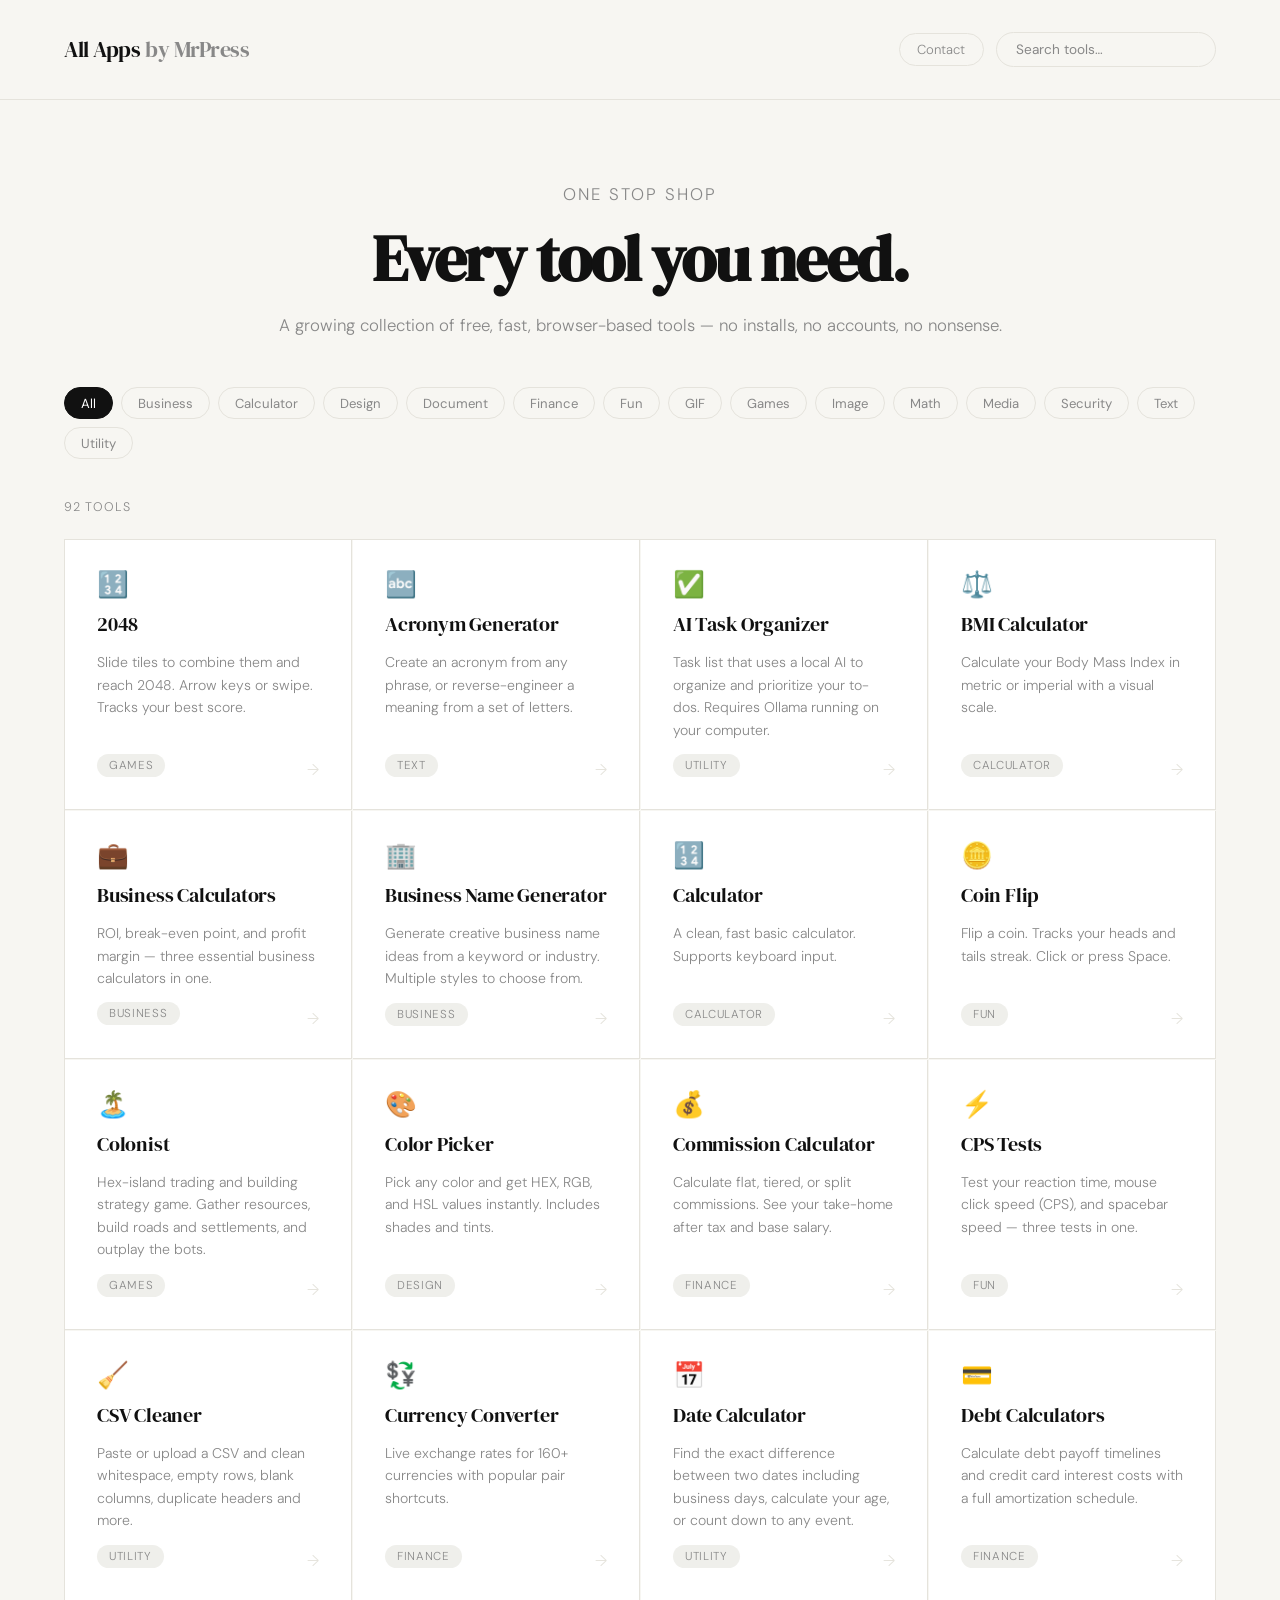
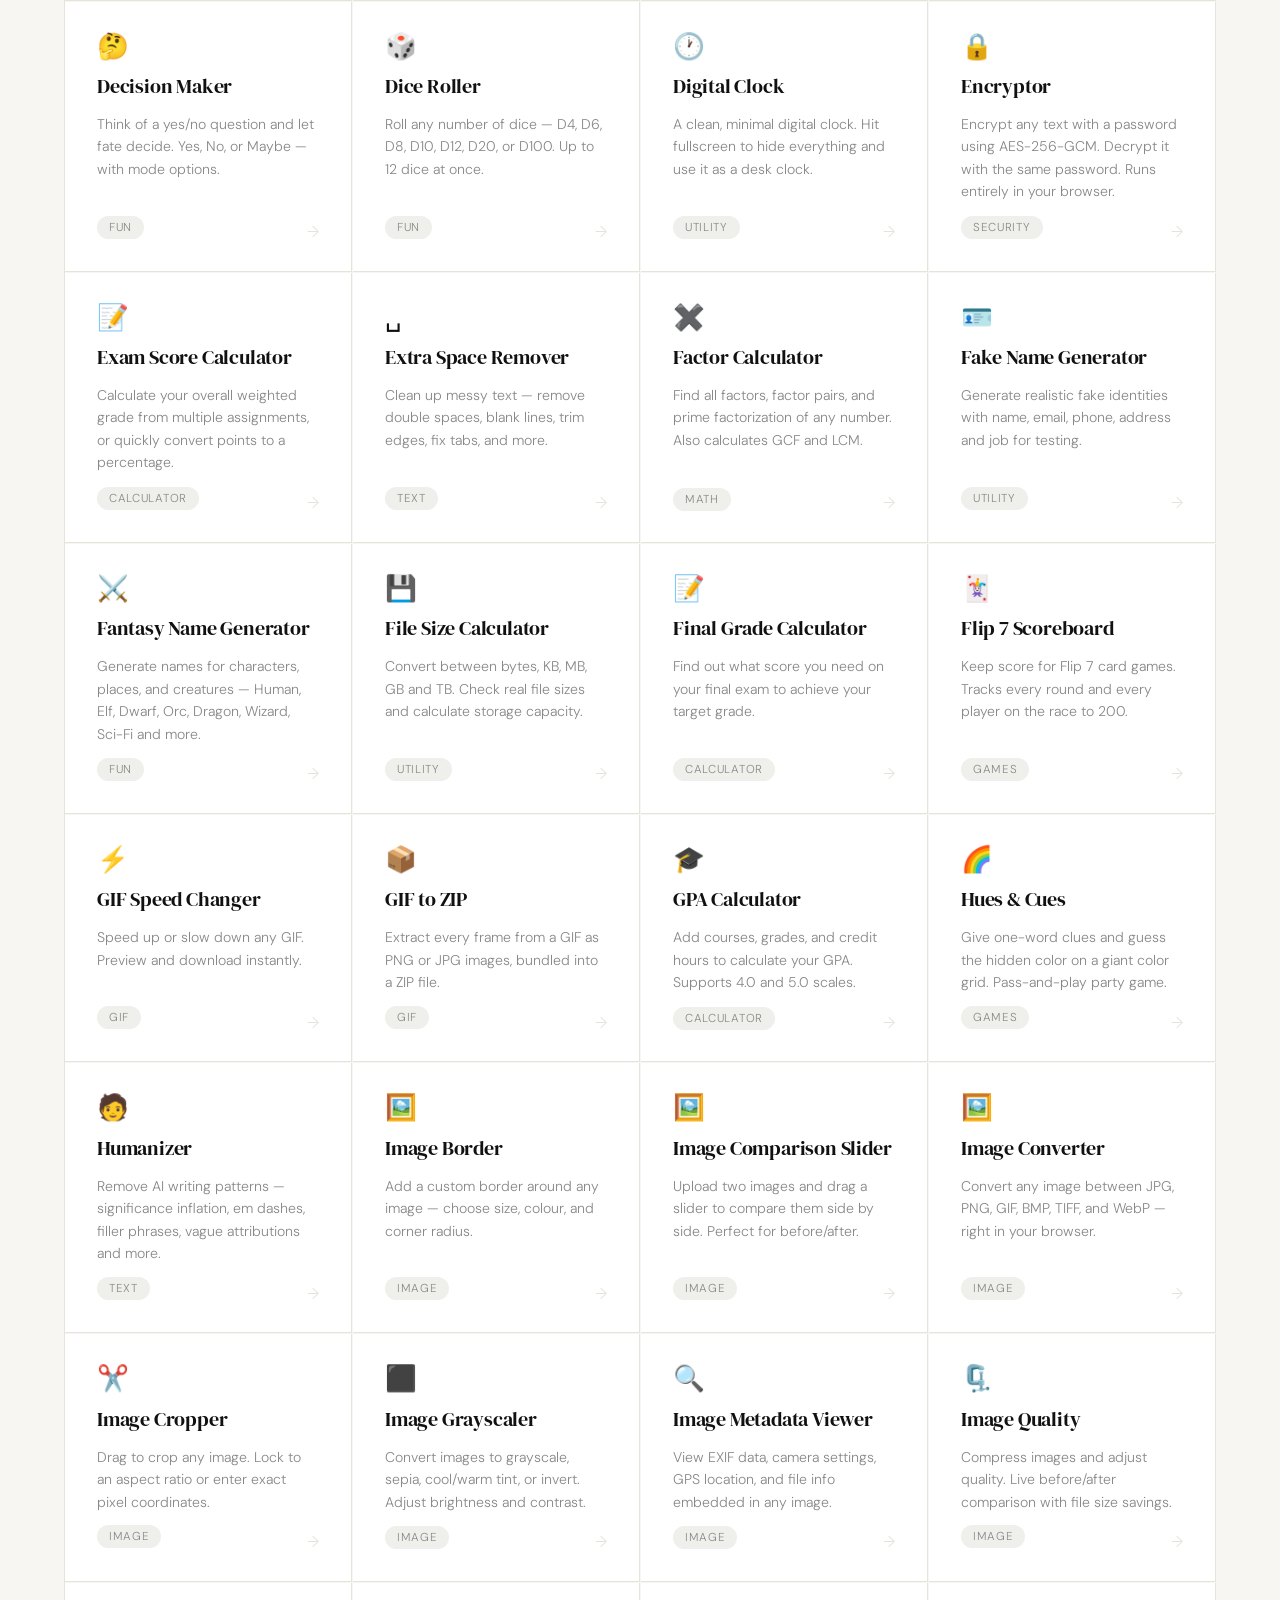
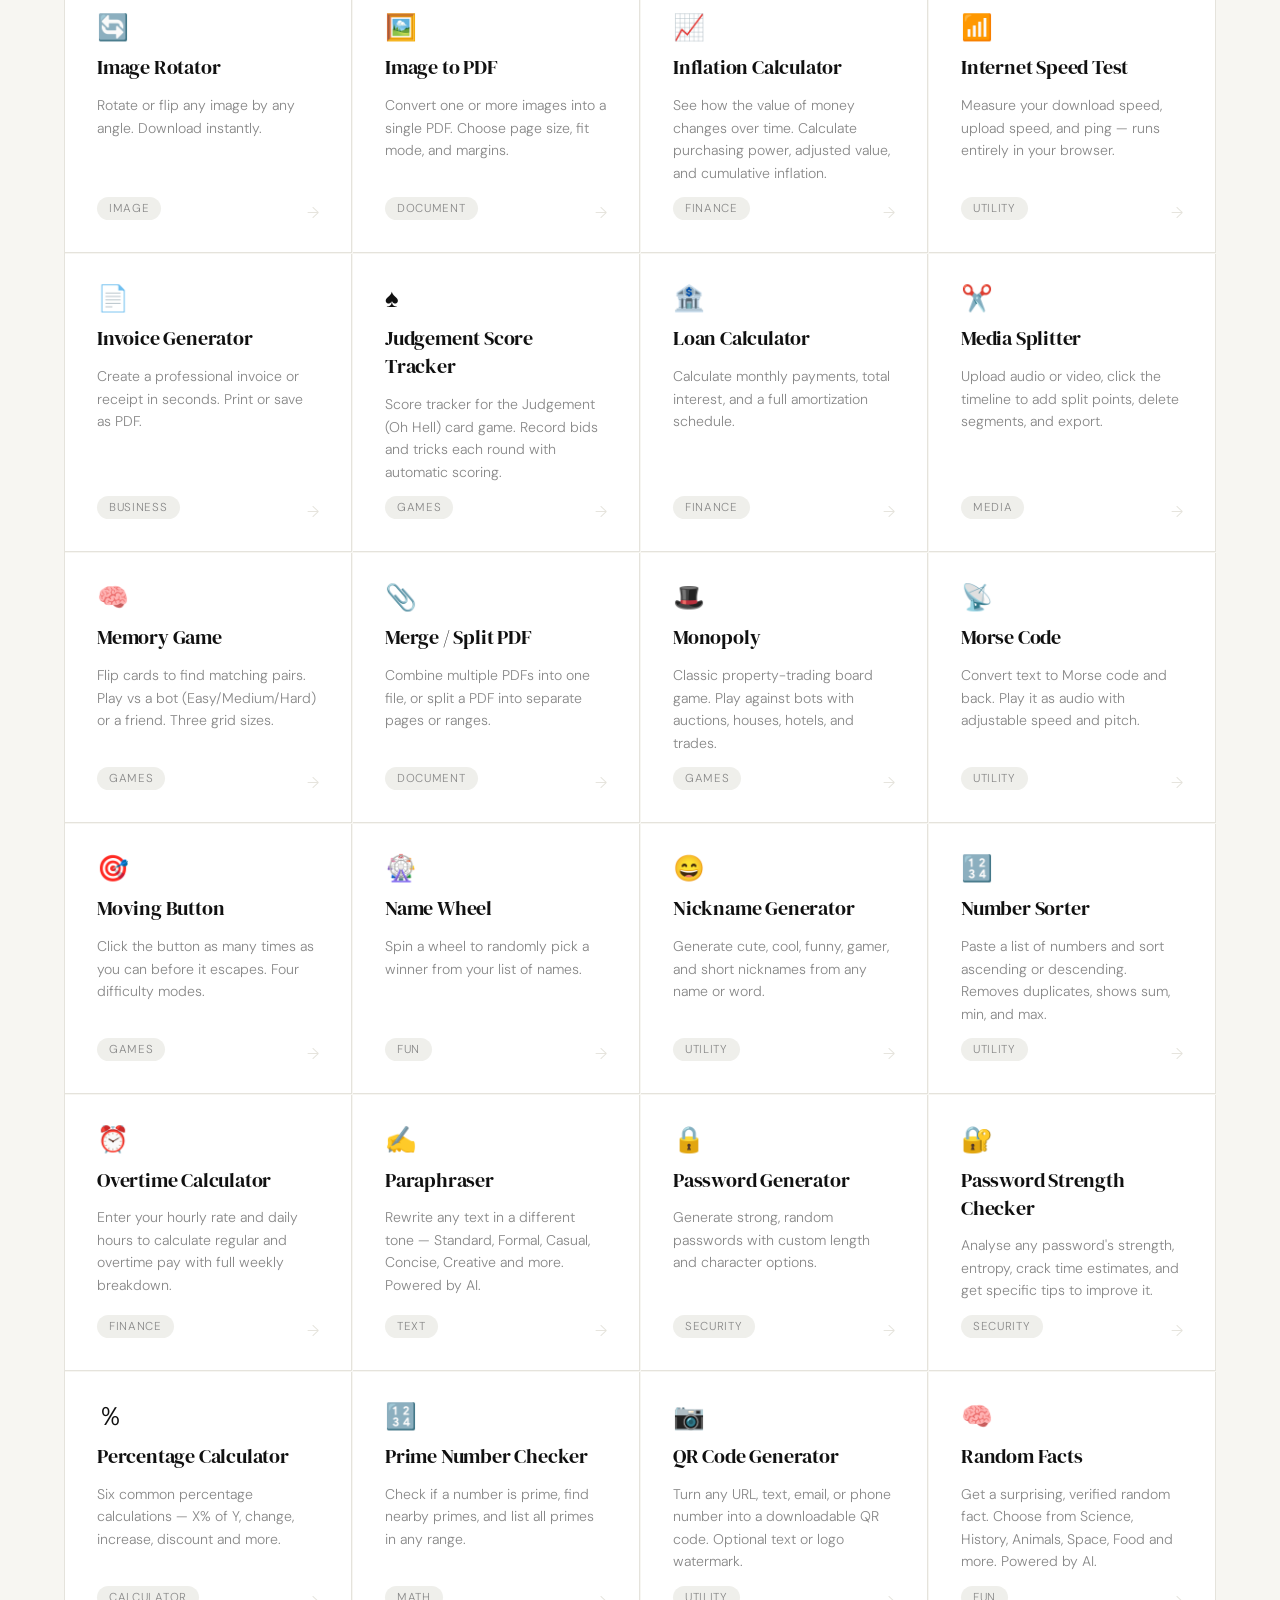
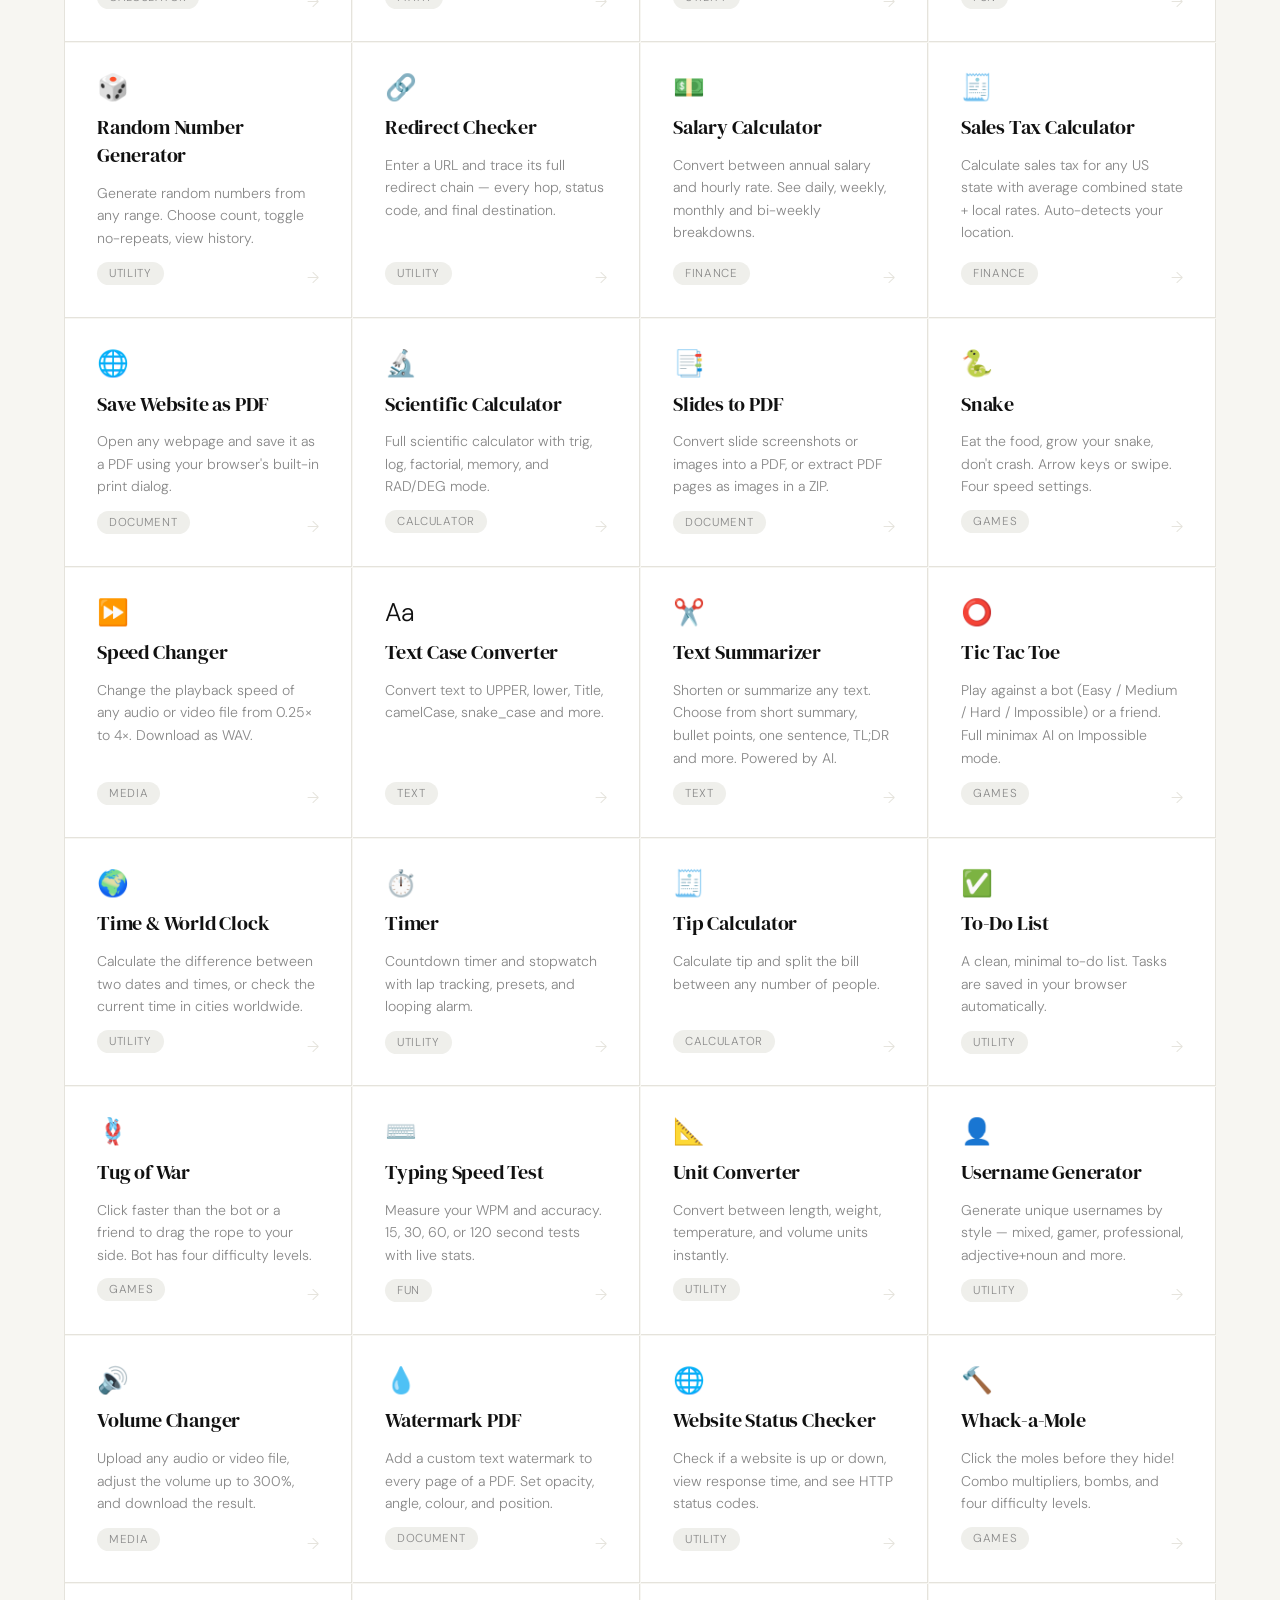
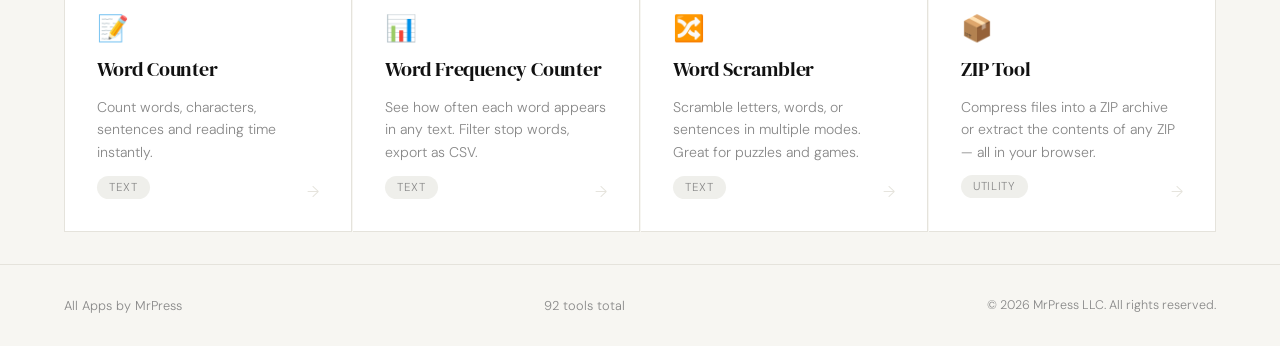
<file: index.html>
<!DOCTYPE html>
<html lang="en">
<head>
  <meta charset="UTF-8" />
  <meta name="viewport" content="width=device-width, initial-scale=1.0" />
  <title>All Apps by MrPress</title>
  <link rel="preconnect" href="https://fonts.googleapis.com" />
  <link href="https://fonts.googleapis.com/css2?family=DM+Serif+Display&family=DM+Sans:wght@300;400;500&display=swap" rel="stylesheet" />
  <style>
    *, *::before, *::after { box-sizing: border-box; margin: 0; padding: 0; }
    :root { --bg:#f7f6f2; --ink:#111; --muted:#888; --card-bg:#ffffff; --border:#e5e3dc; --tag-bg:#efefeb; }
    body { background:var(--bg); color:var(--ink); font-family:'DM Sans',sans-serif; font-weight:300; min-height:100vh; }
    header { display:flex; align-items:center; justify-content:space-between; padding:2rem 4rem; border-bottom:1px solid var(--border); position:sticky; top:0; background:var(--bg); z-index:10; }
    .logo { font-family:'DM Serif Display',serif; font-size:1.4rem; letter-spacing:-.02em; text-decoration:none; color:var(--ink); }
    .logo span { color:var(--muted); font-weight:300; }
    .header-right { display:flex; align-items:center; gap:.75rem; }
    .contact-btn { background:transparent; border:1px solid var(--border); border-radius:99px; padding:.45rem 1.1rem; font-family:'DM Sans',sans-serif; font-size:.82rem; color:var(--muted); text-decoration:none; transition:all .2s; white-space:nowrap; }
    .contact-btn:hover { background:var(--ink); color:#fff; border-color:var(--ink); }
    #search { background:transparent; border:1px solid var(--border); border-radius:99px; padding:.5rem 1.2rem; font-family:'DM Sans',sans-serif; font-size:.85rem; color:var(--ink); width:220px; outline:none; transition:border-color .2s; }
    #search::placeholder { color:var(--muted); }
    #search:focus { border-color:var(--ink); }
    .hero { padding:5rem 4rem 3rem; max-width:100%; text-align:center; display:flex; flex-direction:column; align-items:center; }
    .hero-eyebrow { font-size:.75rem; letter-spacing:.12em; text-transform:uppercase; color:var(--muted); margin-bottom:1rem; }
    .hero h1 { font-family:'DM Serif Display',serif; font-size:clamp(2.8rem,5vw,4.5rem); line-height:1.05; letter-spacing:-.03em; margin-bottom:1.2rem; }
    .hero p { font-size:1.05rem; color:var(--muted); line-height:1.7; }
    .filter-bar { padding:0 4rem; margin-bottom:2.5rem; display:flex; gap:.5rem; flex-wrap:wrap; }
    .filter-btn { background:transparent; border:1px solid var(--border); border-radius:99px; padding:.4rem 1rem; font-family:'DM Sans',sans-serif; font-size:.82rem; color:var(--muted); cursor:pointer; transition:all .2s; }
    .filter-btn:hover, .filter-btn.active { background:var(--ink); color:#fff; border-color:var(--ink); }
    .section-label { padding:0 4rem; margin-bottom:1.5rem; font-size:.78rem; letter-spacing:.08em; text-transform:uppercase; color:var(--muted); }
    .grid { display:grid; grid-template-columns:repeat(auto-fill,minmax(280px,1fr)); gap:1px; border-top:1px solid var(--border); border-left:1px solid var(--border); margin:0 4rem 2rem; }
    .tool-card { background:var(--card-bg); border-right:1px solid var(--border); border-bottom:1px solid var(--border); padding:2rem; text-decoration:none; color:inherit; display:flex; flex-direction:column; gap:.8rem; transition:background .2s; position:relative; overflow:hidden; animation:fadeUp .4s ease both; }
    .tool-card::after { content:'→'; position:absolute; bottom:1.8rem; right:2rem; font-size:1rem; color:var(--border); transition:all .2s; }
    .tool-card:hover { background:var(--ink); color:#fff; }
    .tool-card:hover::after { color:#fff; right:1.5rem; }
    .tool-card:hover .tool-tag { background:rgba(255,255,255,.15); color:#fff; }
    .tool-card:hover .tool-desc { color:rgba(255,255,255,.65); }
    .tool-icon { font-size:1.6rem; line-height:1; }
    .tool-name { font-family:'DM Serif Display',serif; font-size:1.25rem; letter-spacing:-.01em; }
    .tool-desc { font-size:.88rem; color:var(--muted); line-height:1.6; flex:1; }
    .tool-tag { display:inline-block; background:var(--tag-bg); border-radius:99px; padding:.25rem .75rem; font-size:.72rem; letter-spacing:.06em; text-transform:uppercase; color:var(--muted); align-self:flex-start; transition:all .2s; }
    .empty { grid-column:1/-1; padding:4rem 2rem; text-align:center; color:var(--muted); font-size:.95rem; }
    footer { border-top:1px solid var(--border); padding:2rem 4rem; display:flex; justify-content:space-between; align-items:center; font-size:.8rem; color:var(--muted); flex-wrap:wrap; gap:.5rem; }
    .footer-copy { font-size:.78rem; color:var(--muted); }
    @media(max-width:700px) { header,.hero,.filter-bar,.section-label,.grid,footer{padding-left:1.5rem;padding-right:1.5rem} .hero{padding-top:3rem} .hero h1{font-size:2.5rem} .grid{margin-left:1.5rem;margin-right:1.5rem} #search{width:160px} }
    @keyframes fadeUp { from{opacity:0;transform:translateY(8px)} to{opacity:1;transform:translateY(0)} }
  </style>
</head>
<body>

  <header>
    <a class="logo" href="index.html">All Apps <span>by MrPress</span></a>
    <div class="header-right">
      <a class="contact-btn" href="https://forms.gle/r1U3WtTiGjrTYTXs8" target="_blank" rel="noopener">Contact</a>
      <input id="search" type="text" placeholder="Search tools…" />
    </div>
  </header>

  <section class="hero">
    <p class="hero-eyebrow">One stop shop</p>
    <h1>Every tool you need.</h1>
    <p>A growing collection of free, fast, browser-based tools — no installs, no accounts, no nonsense.</p>
  </section>

  <div class="filter-bar" id="filterBar"></div>
  <p class="section-label" id="toolCount"></p>
  <div class="grid" id="toolGrid"></div>

  <footer>
    <span>All Apps by MrPress</span>
    <span id="footerCount"></span>
    <span class="footer-copy">© <span id="year"></span> MrPress LLC. All rights reserved.</span>
  </footer>

  <script>
  // ============================================================
  //  TOOL LIST — Add a tool by pasting a block here.
  //  Then upload the tool's HTML file to the /tools/ folder.
  //
  //  Template:
  //  { name:"", description:"", icon:"", category:"", url:"tools/.html" },
  // ============================================================

  const TOOLS = [

    // ── Business ─────────────────────────────────────────────
    { name:"Invoice Generator", description:"Create a professional invoice or receipt in seconds. Print or save as PDF.", icon:"📄", category:"Business", url:"tools/invoice-generator.html" },
    { name:"Business Calculators", description:"ROI, break-even point, and profit margin — three essential business calculators in one.", icon:"💼", category:"Business", url:"tools/business-calculators.html" },

    // ── Calculator ───────────────────────────────────────────
    { name:"Calculator", description:"A clean, fast basic calculator. Supports keyboard input.", icon:"🔢", category:"Calculator", url:"tools/basic-calculator.html" },
    { name:"Scientific Calculator", description:"Full scientific calculator with trig, log, factorial, memory, and RAD/DEG mode.", icon:"🔬", category:"Calculator", url:"tools/scientific-calculator.html" },
    { name:"BMI Calculator", description:"Calculate your Body Mass Index in metric or imperial with a visual scale.", icon:"⚖️", category:"Calculator", url:"tools/bmi-calculator.html" },
    { name:"GPA Calculator", description:"Add courses, grades, and credit hours to calculate your GPA. Supports 4.0 and 5.0 scales.", icon:"🎓", category:"Calculator", url:"tools/gpa-calculator.html" },
    { name:"Percentage Calculator", description:"Six common percentage calculations — X% of Y, change, increase, discount and more.", icon:"％", category:"Calculator", url:"tools/percentage-calculator.html" },
    { name:"Tip Calculator", description:"Calculate tip and split the bill between any number of people.", icon:"🧾", category:"Calculator", url:"tools/tip-calculator.html" },
    { name:"Final Grade Calculator", description:"Find out what score you need on your final exam to achieve your target grade.", icon:"📝", category:"Calculator", url:"tools/final-grade-calculator.html" },

    // ── Design ───────────────────────────────────────────────
    { name:"Color Picker", description:"Pick any color and get HEX, RGB, and HSL values instantly. Includes shades and tints.", icon:"🎨", category:"Design", url:"tools/color-picker.html" },

    // ── Document ─────────────────────────────────────────────
    { name:"Image to PDF", description:"Convert one or more images into a single PDF. Choose page size, fit mode, and margins.", icon:"🖼️", category:"Document", url:"tools/image-to-pdf.html" },
    { name:"Merge / Split PDF", description:"Combine multiple PDFs into one file, or split a PDF into separate pages or ranges.", icon:"📎", category:"Document", url:"tools/merge-split-pdf.html" },
    { name:"Save Website as PDF", description:"Open any webpage and save it as a PDF using your browser's built-in print dialog.", icon:"🌐", category:"Document", url:"tools/website-to-pdf.html" },
    { name:"Slides to PDF", description:"Convert slide screenshots or images into a PDF, or extract PDF pages as images in a ZIP.", icon:"📑", category:"Document", url:"tools/slides-to-pdf.html" },
    { name:"Watermark PDF", description:"Add a custom text watermark to every page of a PDF. Set opacity, angle, colour, and position.", icon:"💧", category:"Document", url:"tools/watermark-pdf.html" },

    // ── Finance ──────────────────────────────────────────────
    { name:"Currency Converter", description:"Live exchange rates for 160+ currencies with popular pair shortcuts.", icon:"💱", category:"Finance", url:"tools/currency-converter.html" },
    { name:"Loan Calculator", description:"Calculate monthly payments, total interest, and a full amortization schedule.", icon:"🏦", category:"Finance", url:"tools/loan-calculator.html" },
    { name:"Sales Tax Calculator", description:"Calculate sales tax for any US state with average combined state + local rates. Auto-detects your location.", icon:"🧾", category:"Finance", url:"tools/sales-tax.html" },

    // ── Fun ──────────────────────────────────────────────────
    { name:"Coin Flip", description:"Flip a coin. Tracks your heads and tails streak. Click or press Space.", icon:"🪙", category:"Fun", url:"tools/coin-flip.html" },
    { name:"CPS Tests", description:"Test your reaction time, mouse click speed (CPS), and spacebar speed — three tests in one.", icon:"⚡", category:"Fun", url:"tools/speed-tests.html" },
    { name:"Decision Maker", description:"Think of a yes/no question and let fate decide. Yes, No, or Maybe — with mode options.", icon:"🤔", category:"Fun", url:"tools/decision-maker.html" },
    { name:"Dice Roller", description:"Roll any number of dice — D4, D6, D8, D10, D12, D20, or D100. Up to 12 dice at once.", icon:"🎲", category:"Fun", url:"tools/dice-roller.html" },
    { name:"Name Wheel", description:"Spin a wheel to randomly pick a winner from your list of names.", icon:"🎡", category:"Fun", url:"tools/name-wheel.html" },
    { name:"Typing Speed Test", description:"Measure your WPM and accuracy. 15, 30, 60, or 120 second tests with live stats.", icon:"⌨️", category:"Fun", url:"tools/typing-speed.html" },

    // ── GIF ──────────────────────────────────────────────────
    { name:"GIF Speed Changer", description:"Speed up or slow down any GIF. Preview and download instantly.", icon:"⚡", category:"GIF", url:"tools/gif-speed.html" },
    { name:"GIF to ZIP", description:"Extract every frame from a GIF as PNG or JPG images, bundled into a ZIP file.", icon:"📦", category:"GIF", url:"tools/gif-to-zip.html" },

    // ── Image ────────────────────────────────────────────────
    { name:"Image Border", description:"Add a custom border around any image — choose size, colour, and corner radius.", icon:"🖼️", category:"Image", url:"tools/image-border.html" },
    { name:"Image Converter", description:"Convert any image between JPG, PNG, GIF, BMP, TIFF, and WebP — right in your browser.", icon:"🖼️", category:"Image", url:"tools/image-converter.html" },
    { name:"Image Cropper", description:"Drag to crop any image. Lock to an aspect ratio or enter exact pixel coordinates.", icon:"✂️", category:"Image", url:"tools/image-cropper.html" },
    { name:"Image Grayscaler", description:"Convert images to grayscale, sepia, cool/warm tint, or invert. Adjust brightness and contrast.", icon:"⬛", category:"Image", url:"tools/image-grayscaler.html" },
    { name:"Image Metadata Viewer", description:"View EXIF data, camera settings, GPS location, and file info embedded in any image.", icon:"🔍", category:"Image", url:"tools/image-metadata.html" },
    { name:"Image Quality", description:"Compress images and adjust quality. Live before/after comparison with file size savings.", icon:"🗜️", category:"Image", url:"tools/image-quality.html" },
    { name:"Image Rotator", description:"Rotate or flip any image by any angle. Download instantly.", icon:"🔄", category:"Image", url:"tools/image-rotator.html" },

    // ── Math ─────────────────────────────────────────────────
    { name:"Factor Calculator", description:"Find all factors, factor pairs, and prime factorization of any number. Also calculates GCF and LCM.", icon:"✖️", category:"Math", url:"tools/factor-calculator.html" },
    { name:"Prime Number Checker", description:"Check if a number is prime, find nearby primes, and list all primes in any range.", icon:"🔢", category:"Math", url:"tools/prime-checker.html" },

    // ── Media ────────────────────────────────────────────────
    { name:"Volume Changer", description:"Upload any audio or video file, adjust the volume up to 300%, and download the result.", icon:"🔊", category:"Media", url:"tools/volume-changer.html" },

    // ── Security ─────────────────────────────────────────────
    { name:"Password Generator", description:"Generate strong, random passwords with custom length and character options.", icon:"🔒", category:"Security", url:"tools/password-generator.html" },
    { name:"Password Strength Checker", description:"Analyse any password's strength, entropy, crack time estimates, and get specific tips to improve it.", icon:"🔐", category:"Security", url:"tools/password-strength.html" },

    // ── Text ─────────────────────────────────────────────────
    { name:"Extra Space Remover", description:"Clean up messy text — remove double spaces, blank lines, trim edges, fix tabs, and more.", icon:"␣", category:"Text", url:"tools/extra-space-remover.html" },
    { name:"Humanizer", description:"Remove AI writing patterns — significance inflation, em dashes, filler phrases, vague attributions and more.", icon:"🧑", category:"Text", url:"tools/humanizer.html" },
    { name:"Paraphraser", description:"Rewrite any text in a different tone — Standard, Formal, Casual, Concise, Creative and more. Powered by AI.", icon:"✍️", category:"Text", url:"tools/paraphraser.html" },
    { name:"Text Case Converter", description:"Convert text to UPPER, lower, Title, camelCase, snake_case and more.", icon:"Aa", category:"Text", url:"tools/text-case-converter.html" },
    { name:"Word Counter", description:"Count words, characters, sentences and reading time instantly.", icon:"📝", category:"Text", url:"tools/word-counter.html" },
    { name:"Word Scrambler", description:"Scramble letters, words, or sentences in multiple modes. Great for puzzles and games.", icon:"🔀", category:"Text", url:"tools/word-scrambler.html" },

    // ── Utility ──────────────────────────────────────────────
    { name:"Digital Clock", description:"A clean, minimal digital clock. Hit fullscreen to hide everything and use it as a desk clock.", icon:"🕐", category:"Utility", url:"tools/digital-clock.html" },
    { name:"Fake Name Generator", description:"Generate realistic fake identities with name, email, phone, address and job for testing.", icon:"🪪", category:"Utility", url:"tools/fake-name-generator.html" },
    { name:"File Size Calculator", description:"Convert between bytes, KB, MB, GB and TB. Check real file sizes and calculate storage capacity.", icon:"💾", category:"Utility", url:"tools/file-size-calculator.html" },
    { name:"Internet Speed Test", description:"Measure your download speed, upload speed, and ping — runs entirely in your browser.", icon:"📶", category:"Utility", url:"tools/speed-test.html" },
    { name:"Morse Code", description:"Convert text to Morse code and back. Play it as audio with adjustable speed and pitch.", icon:"📡", category:"Utility", url:"tools/morse-code.html" },
    { name:"Nickname Generator", description:"Generate cute, cool, funny, gamer, and short nicknames from any name or word.", icon:"😄", category:"Utility", url:"tools/nickname-generator.html" },
    { name:"Number Sorter", description:"Paste a list of numbers and sort ascending or descending. Removes duplicates, shows sum, min, and max.", icon:"🔢", category:"Utility", url:"tools/number-sorter.html" },
    { name:"QR Code Generator", description:"Turn any URL, text, email, or phone number into a downloadable QR code. Optional text or logo watermark.", icon:"📷", category:"Utility", url:"tools/qr-generator.html" },
    { name:"Random Number Generator", description:"Generate random numbers from any range. Choose count, toggle no-repeats, view history.", icon:"🎲", category:"Utility", url:"tools/random-number.html" },
    { name:"Time & World Clock", description:"Calculate the difference between two dates and times, or check the current time in cities worldwide.", icon:"🌍", category:"Utility", url:"tools/time-world-clock.html" },
    { name:"Timer", description:"Countdown timer and stopwatch with lap tracking, presets, and looping alarm.", icon:"⏱️", category:"Utility", url:"tools/timer.html" },
    { name:"Unit Converter", description:"Convert between length, weight, temperature, and volume units instantly.", icon:"📐", category:"Utility", url:"tools/unit-converter.html" },
    { name:"Username Generator", description:"Generate unique usernames by style — mixed, gamer, professional, adjective+noun and more.", icon:"👤", category:"Utility", url:"tools/username-generator.html" },
    { name:"Website Status Checker", description:"Check if a website is up or down, view response time, and see HTTP status codes.", icon:"🌐", category:"Utility", url:"tools/website-status.html" },
    { name:"ZIP Tool", description:"Compress files into a ZIP archive or extract the contents of any ZIP — all in your browser.", icon:"📦", category:"Utility", url:"tools/zip-tool.html" },

    { name:"Speed Changer", description:"Change the playback speed of any audio or video file from 0.25× to 4×. Download as WAV.", icon:"⏩", category:"Media", url:"tools/speed-changer.html" },
    { name:"Media Splitter", description:"Upload audio or video, click the timeline to add split points, delete segments, and export.", icon:"✂️", category:"Media", url:"tools/media-splitter.html" },
    { name:"Business Name Generator", description:"Generate creative business name ideas from a keyword or industry. Multiple styles to choose from.", icon:"🏢", category:"Business", url:"tools/business-name-generator.html" },
    { name:"Word Frequency Counter", description:"See how often each word appears in any text. Filter stop words, export as CSV.", icon:"📊", category:"Text", url:"tools/word-frequency.html" },
    { name:"Acronym Generator", description:"Create an acronym from any phrase, or reverse-engineer a meaning from a set of letters.", icon:"🔤", category:"Text", url:"tools/acronym-generator.html" },
    { name:"To-Do List", description:"A clean, minimal to-do list. Tasks are saved in your browser automatically.", icon:"✅", category:"Utility", url:"tools/todo-list.html" },

    { name:"Encryptor", description:"Encrypt any text with a password using AES-256-GCM. Decrypt it with the same password. Runs entirely in your browser.", icon:"🔒", category:"Security", url:"tools/encryptor.html" },
    { name:"Exam Score Calculator", description:"Calculate your overall weighted grade from multiple assignments, or quickly convert points to a percentage.", icon:"📝", category:"Calculator", url:"tools/exam-score.html" },
    { name:"Redirect Checker", description:"Enter a URL and trace its full redirect chain — every hop, status code, and final destination.", icon:"🔗", category:"Utility", url:"tools/redirect-checker.html" },
    { name:"Random Facts", description:"Get a surprising, verified random fact. Choose from Science, History, Animals, Space, Food and more. Powered by AI.", icon:"🧠", category:"Fun", url:"tools/random-facts.html" },
    { name:"Commission Calculator", description:"Calculate flat, tiered, or split commissions. See your take-home after tax and base salary.", icon:"💰", category:"Finance", url:"tools/commission-calc.html" },
    { name:"Salary Calculator", description:"Convert between annual salary and hourly rate. See daily, weekly, monthly and bi-weekly breakdowns.", icon:"💵", category:"Finance", url:"tools/salary-calculator.html" },

    { name:"Inflation Calculator", description:"See how the value of money changes over time. Calculate purchasing power, adjusted value, and cumulative inflation.", icon:"📈", category:"Finance", url:"tools/inflation-calc.html" },
    { name:"Image Comparison Slider", description:"Upload two images and drag a slider to compare them side by side. Perfect for before/after.", icon:"🖼️", category:"Image", url:"tools/image-comparison.html" },
    { name:"Text Summarizer", description:"Shorten or summarize any text. Choose from short summary, bullet points, one sentence, TL;DR and more. Powered by AI.", icon:"✂️", category:"Text", url:"tools/text-summarizer.html" },
    { name:"CSV Cleaner", description:"Paste or upload a CSV and clean whitespace, empty rows, blank columns, duplicate headers and more.", icon:"🧹", category:"Utility", url:"tools/csv-cleaner.html" },
    { name:"Debt Calculators", description:"Calculate debt payoff timelines and credit card interest costs with a full amortization schedule.", icon:"💳", category:"Finance", url:"tools/debt-calculators.html" },

    { name:"Date Calculator", description:"Find the exact difference between two dates including business days, calculate your age, or count down to any event.", icon:"📅", category:"Utility", url:"tools/date-calculator.html" },
    { name:"Overtime Calculator", description:"Enter your hourly rate and daily hours to calculate regular and overtime pay with full weekly breakdown.", icon:"⏰", category:"Finance", url:"tools/overtime-calc.html" },
    { name:"Fantasy Name Generator", description:"Generate names for characters, places, and creatures — Human, Elf, Dwarf, Orc, Dragon, Wizard, Sci-Fi and more.", icon:"⚔️", category:"Fun", url:"tools/fantasy-name-generator.html" },
    { name:"Whack-a-Mole", description:"Click the moles before they hide! Combo multipliers, bombs, and four difficulty levels.", icon:"🔨", category:"Games", url:"tools/whack-a-mole.html" },
    { name:"Moving Button", description:"Click the button as many times as you can before it escapes. Four difficulty modes.", icon:"🎯", category:"Games", url:"tools/moving-button.html" },
    { name:"Memory Game", description:"Flip cards to find matching pairs. Play vs a bot (Easy/Medium/Hard) or a friend. Three grid sizes.", icon:"🧠", category:"Games", url:"tools/memory-game.html" },

    { name:"Tic Tac Toe", description:"Play against a bot (Easy / Medium / Hard / Impossible) or a friend. Full minimax AI on Impossible mode.", icon:"⭕", category:"Games", url:"tools/tic-tac-toe.html" },
    { name:"2048", description:"Slide tiles to combine them and reach 2048. Arrow keys or swipe. Tracks your best score.", icon:"🔢", category:"Games", url:"tools/2048.html" },
    { name:"Snake", description:"Eat the food, grow your snake, don't crash. Arrow keys or swipe. Four speed settings.", icon:"🐍", category:"Games", url:"tools/snake.html" },
    { name:"Tug of War", description:"Click faster than the bot or a friend to drag the rope to your side. Bot has four difficulty levels.", icon:"🪢", category:"Games", url:"tools/tug-of-war.html" },

    // ── ADD MORE TOOLS BELOW ──────────────────────────────────
    { name:"Monopoly", description:"Classic property-trading board game. Play against bots with auctions, houses, hotels, and trades.", icon:"🎩", category:"Games", url:"tools/monopoly.html" },
    { name:"Colonist", description:"Hex-island trading and building strategy game. Gather resources, build roads and settlements, and outplay the bots.", icon:"🏝️", category:"Games", url:"tools/colonist/index.html" },
    { name:"Hues & Cues", description:"Give one-word clues and guess the hidden color on a giant color grid. Pass-and-play party game.", icon:"🌈", category:"Games", url:"tools/hues-and-cues.html" },
    { name:"Flip 7 Scoreboard", description:"Keep score for Flip 7 card games. Tracks every round and every player on the race to 200.", icon:"🃏", category:"Games", url:"tools/flip7-scoreboard.html" },
    { name:"Judgement Score Tracker", description:"Score tracker for the Judgement (Oh Hell) card game. Record bids and tricks each round with automatic scoring.", icon:"♠️", category:"Games", url:"tools/judgement-score-tracker.html" },
    { name:"AI Task Organizer", description:"Task list that uses a local AI to organize and prioritize your to-dos. Requires Ollama running on your computer.", icon:"✅", category:"Utility", url:"tools/ai-task-organizer.html" },

  ];

  TOOLS.sort((a, b) => a.name.localeCompare(b.name));
  document.getElementById('year').textContent = new Date().getFullYear();

  const cats = ['all', ...[...new Set(TOOLS.map(t => t.category))].sort()];
  const filterBar = document.getElementById('filterBar');
  cats.forEach(cat => {
    const btn = document.createElement('button');
    btn.className = 'filter-btn' + (cat === 'all' ? ' active' : '');
    btn.dataset.cat = cat;
    btn.textContent = cat === 'all' ? 'All' : cat;
    filterBar.appendChild(btn);
  });

  let activeCat = 'all', searchQuery = '';

  function renderGrid() {
    const grid = document.getElementById('toolGrid');
    const count = document.getElementById('toolCount');
    const foot  = document.getElementById('footerCount');
    const filtered = TOOLS.filter(t => {
      const matchCat = activeCat === 'all' || t.category === activeCat;
      const q = searchQuery.toLowerCase();
      const matchSearch = !q || t.name.toLowerCase().includes(q) || t.description.toLowerCase().includes(q) || t.category.toLowerCase().includes(q);
      return matchCat && matchSearch;
    });
    count.textContent = filtered.length + ' tool' + (filtered.length !== 1 ? 's' : '');
    foot.textContent  = TOOLS.length + ' tools total';
    grid.innerHTML    = '';
    if (!filtered.length) { grid.innerHTML = '<div class="empty">No tools found. Try a different search.</div>'; return; }
    filtered.forEach((tool, i) => {
      const a = document.createElement('a');
      a.className = 'tool-card';
      a.href = tool.url;
      a.style.animationDelay = (i * 0.04) + 's';
      a.innerHTML = `<div class="tool-icon">${tool.icon}</div><div class="tool-name">${tool.name}</div><div class="tool-desc">${tool.description}</div><span class="tool-tag">${tool.category}</span>`;
      grid.appendChild(a);
    });
  }

  filterBar.addEventListener('click', e => {
    if (!e.target.matches('.filter-btn')) return;
    document.querySelectorAll('.filter-btn').forEach(b => b.classList.remove('active'));
    e.target.classList.add('active');
    activeCat = e.target.dataset.cat;
    renderGrid();
  });

  document.getElementById('search').addEventListener('input', e => {
    searchQuery = e.target.value;
    renderGrid();
  });

  renderGrid();
  </script>

</body>
</html>
</file>
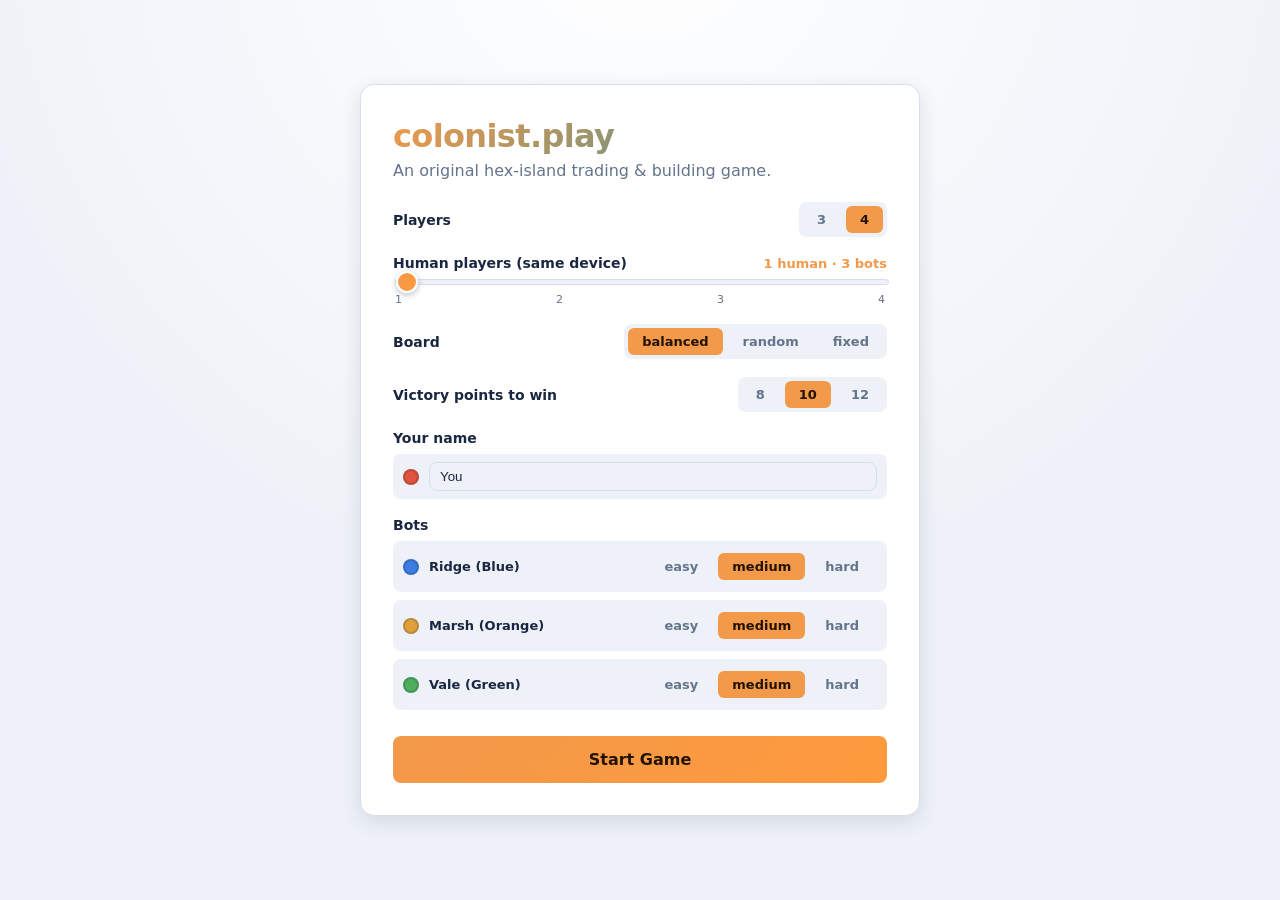
<file: tools/colonist/index.html>
<!doctype html>
<html lang="en">
  <head>
    <meta charset="UTF-8" />
    <meta name="viewport" content="width=device-width, initial-scale=1.0, viewport-fit=cover" />
    <title>colonist.play</title>
    <script type="module" crossorigin src="./assets/index-jGfIwlOn.js"></script>
    <link rel="stylesheet" crossorigin href="./assets/index-DN2FyMes.css">
  </head>
  <body>
    <div id="root"></div>
  </body>
</html>
</file>
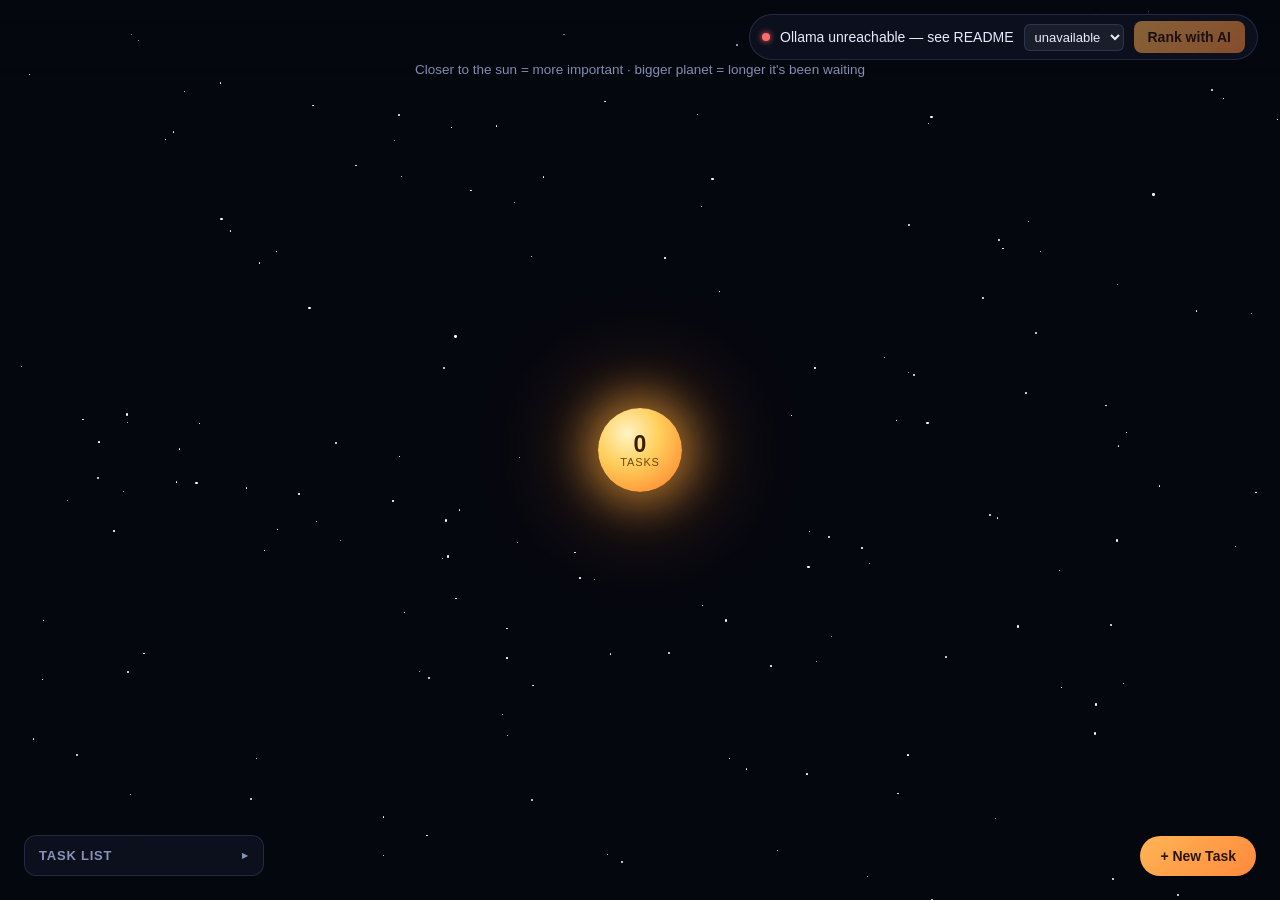
<file: tools/ai-task-organizer.html>
<!doctype html>
<html lang="en">
<head>
<meta charset="UTF-8" />
<meta name="viewport" content="width=device-width, initial-scale=1.0" />
<title>Task Tracker</title>
<style>
:root {
  --bg: #05070f;
  --panel-bg: rgba(15, 18, 32, 0.85);
  --panel-border: rgba(140, 160, 255, 0.18);
  --text: #e8ebff;
  --muted: #8992b8;
  --accent: #ffb454;
  --accent-2: #6ea8ff;
  --danger: #ff6b6b;
  --success: #57e0a0;
}

* { box-sizing: border-box; }

html, body {
  margin: 0;
  padding: 0;
  width: 100%;
  height: 100%;
  background: var(--bg);
  color: var(--text);
  font-family: -apple-system, BlinkMacSystemFont, "Segoe UI", Inter, Roboto, sans-serif;
  font-size: 15px;
  overflow: hidden;
}

#starfield {
  position: fixed;
  inset: 0;
  z-index: 0;
  background: var(--bg);
}
#starfield .star {
  position: absolute;
  background: #fff;
  border-radius: 50%;
  animation: twinkle 3.5s ease-in-out infinite;
}
@keyframes twinkle {
  0%, 100% { opacity: var(--base-op, 0.5); }
  50% { opacity: 1; }
}

#topbar {
  position: fixed;
  top: 0; left: 0; right: 0;
  z-index: 20;
  display: flex;
  align-items: center;
  justify-content: flex-end;
  padding: 14px 22px;
  background: linear-gradient(180deg, rgba(5,7,15,0.9), rgba(5,7,15,0));
  pointer-events: none;
}
#topbar > * { pointer-events: auto; }

#ollama-panel {
  display: flex;
  align-items: center;
  gap: 10px;
  background: var(--panel-bg);
  border: 1px solid var(--panel-border);
  border-radius: 999px;
  padding: 6px 12px;
  font-size: 14px;
  backdrop-filter: blur(6px);
}
.dot {
  width: 8px; height: 8px;
  border-radius: 50%;
  flex-shrink: 0;
}
.dot-unknown { background: var(--muted); }
.dot-ok { background: var(--success); box-shadow: 0 0 6px var(--success); }
.dot-bad { background: var(--danger); box-shadow: 0 0 6px var(--danger); }

#model-select {
  background: rgba(255,255,255,0.06);
  color: var(--text);
  border: 1px solid var(--panel-border);
  border-radius: 6px;
  padding: 4px 6px;
  font-size: 13px;
  max-width: 160px;
}

#legend {
  position: fixed;
  top: 62px;
  left: 0; right: 0;
  z-index: 15;
  text-align: center;
  margin: 0;
  color: var(--muted);
  font-size: 13.5px;
  pointer-events: none;
}

#system-area {
  position: absolute;
  inset: 0;
  z-index: 1;
  display: flex;
  align-items: center;
  justify-content: center;
}

#orbit-root {
  position: relative;
  width: 0;
  height: 0;
}

.orbit-ring {
  position: absolute;
  top: 50%; left: 50%;
  border: 1px dashed rgba(140, 160, 255, 0.16);
  border-radius: 50%;
  transform: translate(-50%, -50%);
  pointer-events: none;
}

.planet {
  position: absolute;
  top: 50%;
  left: 50%;
  z-index: 6;
  border-radius: 50%;
  cursor: pointer;
  display: flex;
  align-items: center;
  justify-content: center;
  color: rgba(0,0,0,0.55);
  font-weight: 700;
  font-size: 12px;
  box-shadow: inset -4px -4px 10px rgba(0,0,0,0.35), 0 0 12px rgba(0,0,0,0.4);
}
.planet:hover {
  filter: brightness(1.12);
}
.planet::after {
  content: attr(data-title);
  position: absolute;
  top: 100%;
  margin-top: 8px;
  left: 50%;
  transform: translateX(-50%);
  background: rgba(10,12,22,0.95);
  border: 1px solid var(--panel-border);
  color: var(--text);
  padding: 7px 12px;
  border-radius: 7px;
  font-size: 14px;
  font-weight: 400;
  white-space: nowrap;
  opacity: 0;
  pointer-events: none;
  transition: opacity 0.12s ease;
  z-index: 30;
}
.planet:hover::after {
  opacity: 1;
}

.planet.unranked {
  filter: saturate(0.55) brightness(0.85);
  border: 1px dashed rgba(255,255,255,0.35);
}

.planet.dying {
  animation: warp-out 0.5s ease forwards;
}
@keyframes warp-out {
  to { transform: scale(0.1) translateX(120px); opacity: 0; }
}

#sun {
  position: absolute;
  top: 50%; left: 50%;
  transform: translate(-50%, -50%);
  width: 84px; height: 84px;
  border-radius: 50%;
  background: radial-gradient(circle at 35% 30%, #fff3c4, #ffcf5c 40%, #ff9d3d 75%, #ff7a1a 100%);
  box-shadow: 0 0 40px 12px rgba(255, 170, 60, 0.55), 0 0 90px 30px rgba(255, 140, 40, 0.25);
  display: flex;
  flex-direction: column;
  align-items: center;
  justify-content: center;
  color: #3a1e00;
  z-index: 5;
  animation: pulse 4s ease-in-out infinite;
}
@keyframes pulse {
  0%, 100% { box-shadow: 0 0 40px 12px rgba(255, 170, 60, 0.55), 0 0 90px 30px rgba(255, 140, 40, 0.25); }
  50% { box-shadow: 0 0 55px 18px rgba(255, 170, 60, 0.7), 0 0 110px 40px rgba(255, 140, 40, 0.35); }
}
#sun-count { font-size: 23px; font-weight: 800; line-height: 1; }
#sun-label { font-size: 11px; text-transform: uppercase; letter-spacing: 0.08em; opacity: 0.75; }

#add-btn {
  position: fixed;
  bottom: 24px;
  right: 24px;
  z-index: 20;
  border-radius: 999px;
  padding: 12px 20px;
}

#log-panel {
  position: fixed;
  bottom: 24px;
  left: 24px;
  z-index: 20;
  width: 240px;
  max-height: 320px;
  overflow-y: auto;
  background: var(--panel-bg);
  border: 1px solid var(--panel-border);
  border-radius: 12px;
  padding: 10px 14px;
  backdrop-filter: blur(6px);
}
#log-toggle {
  display: flex;
  align-items: center;
  justify-content: space-between;
  width: 100%;
  background: none;
  border: none;
  color: var(--muted);
  font-size: 13px;
  text-transform: uppercase;
  letter-spacing: 0.06em;
  font-weight: 600;
  padding: 2px 0;
  cursor: pointer;
}
#log-caret {
  transition: transform 0.15s ease;
  font-size: 11px;
}
#log-panel.open #log-caret {
  transform: rotate(90deg);
}
#log-list {
  list-style: none;
  margin: 8px 0 0;
  padding: 0;
  font-size: 14px;
}
#log-list.collapsed {
  display: none;
}
#log-list li {
  padding: 4px 0;
  color: var(--text);
  overflow: hidden;
  text-overflow: ellipsis;
  white-space: nowrap;
  cursor: pointer;
}
#log-list li:hover {
  color: var(--accent-2);
}
#log-list li.log-completed {
  color: var(--muted);
  text-decoration: line-through;
}
#log-list li.log-empty {
  text-decoration: none !important;
  font-style: italic;
  color: var(--muted);
  cursor: default;
}
#log-list li.log-empty:hover {
  color: var(--muted);
}

.btn {
  border: none;
  border-radius: 8px;
  padding: 8px 14px;
  font-size: 14px;
  font-weight: 600;
  cursor: pointer;
  transition: filter 0.12s ease, transform 0.05s ease;
}
.btn:active { transform: translateY(1px); }
.btn-primary {
  background: linear-gradient(135deg, var(--accent), #ff8a3d);
  color: #2a1500;
}
.btn-primary:disabled {
  opacity: 0.5;
  cursor: not-allowed;
}
.btn-primary:not(:disabled):hover { filter: brightness(1.08); }
.btn-ghost {
  background: rgba(255,255,255,0.08);
  color: var(--text);
}
.btn-ghost:hover { background: rgba(255,255,255,0.14); }
.btn-ghost:disabled {
  opacity: 0.4;
  cursor: not-allowed;
}
.btn-danger {
  background: rgba(255, 107, 107, 0.15);
  color: var(--danger);
  border: 1px solid rgba(255,107,107,0.4);
}
.btn-danger:hover { background: rgba(255,107,107,0.25); }

.modal-overlay {
  position: fixed;
  inset: 0;
  z-index: 1000;
  background: rgba(2, 3, 8, 0.6);
  backdrop-filter: blur(3px);
  display: flex;
  align-items: center;
  justify-content: center;
  text-align: left;
}
.modal-overlay.hidden { display: none; }

.modal {
  width: 360px;
  max-width: 90vw;
  background: #10131f;
  border: 1px solid var(--panel-border);
  border-radius: 14px;
  padding: 20px;
  box-shadow: 0 20px 60px rgba(0,0,0,0.5);
  transform: none;
  text-align: left;
}
.modal h2 {
  margin: 0 0 14px;
  font-size: 19px;
}
.modal label {
  display: block;
  font-size: 13.5px;
  color: var(--muted);
  margin-bottom: 12px;
}
.modal label .muted { font-weight: 400; }
.modal input[type="text"],
.modal textarea {
  display: block;
  width: 100%;
  margin-top: 6px;
  background: rgba(255,255,255,0.06);
  border: 1px solid var(--panel-border);
  border-radius: 8px;
  padding: 8px 10px;
  color: var(--text);
  font-size: 14.5px;
  font-family: inherit;
  resize: vertical;
}
.modal input[type="text"]:focus,
.modal textarea:focus {
  outline: none;
  border-color: var(--accent-2);
}
.modal-hint {
  font-size: 13px;
  color: var(--muted);
  margin: 4px 0 16px;
}
.modal-actions {
  display: flex;
  justify-content: flex-end;
  gap: 8px;
}
.modal-actions-split {
  justify-content: space-between;
  align-items: center;
}

.priority-controls {
  display: flex;
  align-items: center;
  gap: 8px;
  font-size: 13.5px;
  color: var(--muted);
  margin: -4px 0 14px;
}
.priority-controls .btn {
  padding: 4px 10px;
  font-size: 14px;
  line-height: 1;
}

#toast {
  position: fixed;
  bottom: 24px;
  left: 50%;
  transform: translateX(-50%);
  background: #10131f;
  border: 1px solid var(--panel-border);
  color: var(--text);
  padding: 10px 16px;
  border-radius: 8px;
  font-size: 14px;
  z-index: 40;
  box-shadow: 0 10px 30px rgba(0,0,0,0.4);
}
#toast.hidden { display: none; }

@media (max-width: 640px) {
  #ollama-panel { display: none; }
  #log-panel { display: none; }
  #legend { font-size: 12px; padding: 0 12px; }
}

</style>
</head>
<body>
  <div id="starfield"></div>

  <header id="topbar">
    <div id="ollama-panel">
      <span id="ollama-dot" class="dot dot-unknown"></span>
      <span id="ollama-text">checking Ollama&hellip;</span>
      <select id="model-select" title="Ollama model used to rank tasks"></select>
      <button id="rank-btn" class="btn btn-primary" disabled>Rank with AI</button>
    </div>
  </header>

  <p id="legend">Closer to the sun = more important &middot; bigger planet = longer it's been waiting</p>

  <main id="system-area">
    <div id="orbit-root">
      <div id="sun">
        <span id="sun-count">0</span>
        <span id="sun-label">tasks</span>
      </div>
    </div>
  </main>

  <button id="add-btn" class="btn btn-primary" title="Add a new task">+ New Task</button>

  <aside id="log-panel">
    <button id="log-toggle" type="button">
      <span>Task List</span>
      <span id="log-caret">&#9656;</span>
    </button>
    <ul id="log-list" class="collapsed"><li class="log-empty">No tasks yet.</li></ul>
  </aside>

  <!-- Add task modal -->
  <div id="add-modal" class="modal-overlay hidden">
    <div class="modal">
      <h2>Launch a new task</h2>
      <label>Title
        <input id="add-title" type="text" maxlength="200" placeholder="What needs doing?" autocomplete="off" />
      </label>
      <label>Notes <span class="muted">(optional — deadlines/urgency help the AI rank it)</span>
        <textarea id="add-notes" maxlength="2000" rows="3" placeholder="Any details, due date, or why it matters..."></textarea>
      </label>
      <p class="modal-hint">New tasks are ranked by AI automatically. Tasks are saved in this browser only.</p>
      <div class="modal-actions">
        <button id="add-cancel" class="btn btn-ghost">Cancel</button>
        <button id="add-submit" class="btn btn-primary">Add Task</button>
      </div>
    </div>
  </div>

  <!-- Task detail modal -->
  <div id="detail-modal" class="modal-overlay hidden">
    <div class="modal">
      <h2 id="detail-title-header">Task</h2>
      <label>Title
        <input id="detail-title" type="text" maxlength="200" />
      </label>
      <label>Notes
        <textarea id="detail-notes" maxlength="2000" rows="3"></textarea>
      </label>
      <div class="priority-controls">
        <span>Priority</span>
        <button id="detail-move-up" class="btn btn-ghost" title="More important">&#8593;</button>
        <button id="detail-move-down" class="btn btn-ghost" title="Less important">&#8595;</button>
      </div>
      <p id="detail-meta" class="modal-hint"></p>
      <div class="modal-actions modal-actions-split">
        <button id="detail-delete" class="btn btn-danger">Delete</button>
        <div>
          <button id="detail-close" class="btn btn-ghost">Close</button>
          <button id="detail-save" class="btn btn-ghost">Save</button>
          <button id="detail-complete" class="btn btn-primary">Mark Complete</button>
        </div>
      </div>
    </div>
  </div>

  <div id="toast" class="hidden"></div>

  <script>
(() => {
  'use strict';

  // ---------- config ----------
  const OLLAMA_URL = 'http://localhost:11434';
  const STORAGE_KEY = 'orbital-tasks-v1';

  const MAX_AGE_DAYS = 5;     // days to reach the fully "grown" planet size
  const SUN_RADIUS = 42;      // px, matches #sun's 84px width in CSS

  const PALETTE = [
    ['#ff9d6c', '#c24b1f'], ['#6ec6ff', '#1f5fa8'], ['#a685ff', '#5c33b8'],
    ['#7de3a8', '#1f8a54'], ['#ffd166', '#c98a13'], ['#ff6c9c', '#b8225c'],
    ['#7ad8d8', '#1f8484'], ['#f0f0f0', '#8a8a8a'],
  ];

  // ---------- state ----------
  let tasks = loadTasks();
  let ollamaOk = false;
  let selectedTaskId = null;
  let orbitingPlanets = []; // { el, radius, angleOffset, periodMs, direction }
  let minRadius = 75;
  let maxRadius = 340;
  let minPlanet = 16;
  let maxPlanet = 52;
  let orbitClockOffset = 0; // subtracted from performance.now() to get orbit-time
  let orbitFrozenAt = null; // if set, orbits are paused and frozen at this orbit-time

  // ---------- dom ----------
  const $ = (id) => document.getElementById(id);
  const orbitRoot = $('orbit-root');
  const sunCount = $('sun-count');
  const logPanel = $('log-panel');
  const logToggle = $('log-toggle');
  const logList = $('log-list');
  const ollamaDot = $('ollama-dot');
  const ollamaText = $('ollama-text');
  const modelSelect = $('model-select');
  const rankBtn = $('rank-btn');
  const addBtn = $('add-btn');
  const addModal = $('add-modal');
  const addTitle = $('add-title');
  const addNotes = $('add-notes');
  const detailModal = $('detail-modal');
  const toast = $('toast');
  const moveUpBtn = $('detail-move-up');
  const moveDownBtn = $('detail-move-down');
  const completeBtn = $('detail-complete');

  // ---------- local storage ----------
  function loadTasks() {
    try {
      const raw = localStorage.getItem(STORAGE_KEY);
      return raw ? JSON.parse(raw) : [];
    } catch {
      return [];
    }
  }
  function persistTasks() {
    localStorage.setItem(STORAGE_KEY, JSON.stringify(tasks));
  }

  // ---------- helpers ----------
  function ageDays(createdAt) {
    return (Date.now() - new Date(createdAt).getTime()) / 86400000;
  }

  function planetSize(task) {
    const frac = Math.min(1, ageDays(task.createdAt) / MAX_AGE_DAYS);
    return Math.round(minPlanet + (maxPlanet - minPlanet) * frac);
  }

  function hashOf(id) {
    let hash = 0;
    for (let i = 0; i < id.length; i++) hash = (hash * 31 + id.charCodeAt(i)) >>> 0;
    return hash;
  }

  function colorFor(id) {
    return PALETTE[hashOf(id) % PALETTE.length];
  }

  function showToast(msg, ms = 3200) {
    toast.textContent = msg;
    toast.classList.remove('hidden');
    clearTimeout(showToast._t);
    showToast._t = setTimeout(() => toast.classList.add('hidden'), ms);
  }

  function fmtAge(days) {
    const hours = days * 24;
    if (hours < 1) return '<1hr old';
    if (days < 1) return `${Math.round(hours)}h old`;
    return `${Math.floor(days)}d old`;
  }

  function getOrderedActive() {
    const active = tasks.filter((t) => !t.completed);
    const ranked = active
      .filter((t) => t.importanceRank !== null && t.importanceRank !== undefined)
      .sort((a, b) => a.importanceRank - b.importanceRank);
    const unranked = active
      .filter((t) => t.importanceRank === null || t.importanceRank === undefined)
      .sort((a, b) => new Date(a.createdAt) - new Date(b.createdAt));
    return [...ranked, ...unranked];
  }

  // ---------- layout ----------
  // Derives both radii from the actual viewport so the whole system - every
  // orbit ring included - always fits without clipping. The inner radius
  // scales down with the outer one on small screens instead of using a fixed
  // floor, which would otherwise push the outer ring past the safe area.
  function computeRadii() {
    const topInset = 100;    // topbar + legend
    const bottomInset = 110; // add button / task list panel
    const sideInset = 50;
    const availW = window.innerWidth - sideInset * 2;
    const availH = window.innerHeight - topInset - bottomInset;
    const outerRaw = Math.max(60, Math.min(availW, availH) / 2 - 40); // room for planet size + tooltip
    const inner = Math.max(46, Math.min(75, outerRaw * 0.3)); // 46 keeps the closest orbit clear of the sun
    const outer = Math.max(inner + 30, Math.min(outerRaw, 620));
    return { inner, outer };
  }

  // Scales planet size with the same system size the orbits use, so planets
  // grow on a roomy window and shrink on a tight one instead of staying a
  // fixed pixel size. Also capped so the largest planet never overlaps the
  // sun or a neighboring orbit.
  function computePlanetSizeRange(innerR, outerR, step, count) {
    const sizeScale = Math.max(0.5, Math.min(1.8, outerR / 340));
    let minP = Math.max(10, Math.min(30, 16 * sizeScale));
    let maxP = Math.max(24, Math.min(96, 52 * sizeScale));

    const sunClearance = (innerR - SUN_RADIUS - 8) * 2;
    maxP = Math.min(maxP, sunClearance);
    if (count > 1) maxP = Math.min(maxP, step * 1.6);
    maxP = Math.max(maxP, minP);

    return { minPlanet: minP, maxPlanet: maxP };
  }

  // ---------- starfield ----------
  function buildStarfield() {
    const field = $('starfield');
    const n = 160;
    const frag = document.createDocumentFragment();
    for (let i = 0; i < n; i++) {
      const s = document.createElement('div');
      s.className = 'star';
      const size = Math.random() * 2 + 0.5;
      s.style.width = `${size}px`;
      s.style.height = `${size}px`;
      s.style.top = `${Math.random() * 100}%`;
      s.style.left = `${Math.random() * 100}%`;
      s.style.setProperty('--base-op', String(Math.random() * 0.6 + 0.3));
      s.style.animationDelay = `${Math.random() * 3.5}s`;
      frag.appendChild(s);
    }
    field.appendChild(frag);
  }

  // ---------- ollama ----------
  async function fetchWithTimeout(url, opts = {}, timeoutMs = 5000) {
    const controller = new AbortController();
    const id = setTimeout(() => controller.abort(), timeoutMs);
    try {
      return await fetch(url, { ...opts, signal: controller.signal });
    } finally {
      clearTimeout(id);
    }
  }

  async function refreshOllamaStatus() {
    try {
      const res = await fetchWithTimeout(`${OLLAMA_URL}/api/tags`, {}, 3000);
      if (!res.ok) throw new Error(`status ${res.status}`);
      const data = await res.json();
      const models = (data.models || []).map((m) => m.name);
      ollamaOk = true;
      ollamaDot.className = 'dot dot-ok';
      ollamaText.textContent = 'Ollama connected';
      modelSelect.innerHTML = '';
      if (models.length === 0) {
        const opt = document.createElement('option');
        opt.textContent = 'no models pulled';
        modelSelect.appendChild(opt);
        rankBtn.disabled = true;
      } else {
        models.forEach((m) => {
          const opt = document.createElement('option');
          opt.value = m;
          opt.textContent = m;
          modelSelect.appendChild(opt);
        });
        const preferred = models.find((m) => m.startsWith('llama3.2')) || models[0];
        modelSelect.value = preferred;
        rankBtn.disabled = false;
      }
    } catch {
      ollamaOk = false;
      ollamaDot.className = 'dot dot-bad';
      ollamaText.textContent = 'Ollama unreachable — see README';
      modelSelect.innerHTML = '<option>unavailable</option>';
      rankBtn.disabled = true;
    }
  }

  async function rankWithOllama(model, activeTasks) {
    const payload = activeTasks.map((t) => ({
      id: t.id,
      title: t.title,
      notes: t.notes || '',
      ageDays: Math.round(ageDays(t.createdAt) * 10) / 10,
    }));

    const system = `You are a ranking engine for a todo list. You will be given a JSON array of tasks, each with an id, title, optional notes, and how many days old the task is (ageDays).
Rank the tasks by TRUE IMPORTANCE AND URGENCY, considering: stated deadlines or time pressure in the title/notes, consequences of not doing it, dependencies mentioned, and general priority language (e.g. "urgent", "asap", "later", "someday"). Age alone is not importance - an old low-stakes task is still low priority.
Respond with ONLY a JSON object of the exact form {"ranking": ["id1","id2",...]} listing every single id given to you exactly once, ordered from MOST important first to LEAST important last. No explanation, no markdown, no extra keys.`;

    const res = await fetchWithTimeout(
      `${OLLAMA_URL}/api/chat`,
      {
        method: 'POST',
        headers: { 'Content-Type': 'application/json' },
        body: JSON.stringify({
          model,
          stream: false,
          format: 'json',
          messages: [
            { role: 'system', content: system },
            { role: 'user', content: JSON.stringify(payload) },
          ],
        }),
      },
      45000
    );

    if (!res.ok) throw new Error(`Ollama responded ${res.status}`);
    const data = await res.json();
    const content = data?.message?.content ?? '';

    let parsed;
    try {
      parsed = JSON.parse(content);
    } catch {
      const match = content.match(/\[[\s\S]*\]/);
      if (!match) throw new Error('Could not parse Ollama ranking response');
      parsed = { ranking: JSON.parse(match[0]) };
    }

    let ranking = Array.isArray(parsed) ? parsed : parsed.ranking;
    if (!Array.isArray(ranking)) throw new Error('Ollama response missing ranking array');

    const validIds = new Set(activeTasks.map((t) => t.id));
    ranking = ranking.filter((id) => validIds.has(id));
    for (const t of activeTasks) {
      if (!ranking.includes(t.id)) ranking.push(t.id);
    }
    return ranking;
  }

  async function runRank() {
    if (!ollamaOk || !modelSelect.value) return;
    const active = tasks.filter((t) => !t.completed);
    if (active.length === 0) return;
    rankBtn.disabled = true;
    rankBtn.textContent = 'Scanning system…';
    try {
      const ranking = await rankWithOllama(modelSelect.value, active);
      ranking.forEach((id, index) => {
        const task = tasks.find((t) => t.id === id);
        if (task) task.importanceRank = index;
      });
      persistTasks();
      render();
      if (selectedTaskId) {
        const task = tasks.find((t) => t.id === selectedTaskId);
        if (task) updateDetailMeta(task);
      }
      showToast('Orbits recalculated by AI priority.');
    } catch (err) {
      const sorted = [...active].sort((a, b) => new Date(a.createdAt) - new Date(b.createdAt));
      sorted.forEach((t, index) => {
        const task = tasks.find((x) => x.id === t.id);
        if (task) task.importanceRank = index;
      });
      persistTasks();
      render();
      showToast(`AI ranking failed (${err.message}) — used fallback order.`);
    } finally {
      rankBtn.disabled = false;
      rankBtn.textContent = 'Rank with AI';
    }
  }

  // ---------- task CRUD (local only) ----------
  function addTask(title, notes) {
    tasks.push({
      id: crypto.randomUUID(),
      title: title.trim().slice(0, 200),
      notes: notes.trim().slice(0, 2000),
      createdAt: new Date().toISOString(),
      completed: false,
      completedAt: null,
      importanceRank: null,
    });
    persistTasks();
  }
  function updateTask(id, patch) {
    const task = tasks.find((t) => t.id === id);
    if (!task) return;
    if (patch.title !== undefined) task.title = patch.title.trim().slice(0, 200);
    if (patch.notes !== undefined) task.notes = patch.notes.trim().slice(0, 2000);
    if (patch.completed !== undefined) {
      task.completed = patch.completed;
      task.completedAt = patch.completed ? new Date().toISOString() : null;
    }
    persistTasks();
  }
  function deleteTask(id) {
    tasks = tasks.filter((t) => t.id !== id);
    persistTasks();
  }
  function moveTask(id, direction) {
    const order = getOrderedActive();
    const idx = order.findIndex((t) => t.id === id);
    const newIdx = idx + direction;
    if (idx === -1 || newIdx < 0 || newIdx >= order.length) return;
    [order[idx], order[newIdx]] = [order[newIdx], order[idx]];
    order.forEach((t, i) => { t.importanceRank = i; });
    persistTasks();
  }

  // ---------- rendering ----------
  function render() {
    ({ inner: minRadius, outer: maxRadius } = computeRadii());
    [...orbitRoot.querySelectorAll('.orbit-ring, .planet')].forEach((el) => el.remove());
    orbitingPlanets = [];

    const order = getOrderedActive();
    sunCount.textContent = String(order.length);

    const count = order.length;
    const step = count > 1 ? (maxRadius - minRadius) / (count - 1) : 0;
    ({ minPlanet, maxPlanet } = computePlanetSizeRange(minRadius, maxRadius, step, count));

    order.forEach((task, i) => {
      const radius = count === 1 ? (minRadius + maxRadius) / 2 : minRadius + step * i;
      addOrbit(radius);
      addPlanet(task, radius);
    });

    renderTaskList();
  }

  function addOrbit(radius) {
    const ring = document.createElement('div');
    ring.className = 'orbit-ring';
    ring.style.width = `${radius * 2}px`;
    ring.style.height = `${radius * 2}px`;
    orbitRoot.appendChild(ring);
  }

  function addPlanet(task, radius) {
    const size = planetSize(task);
    const [c1, c2] = colorFor(task.id);
    const hash = hashOf(task.id);

    const planet = document.createElement('div');
    planet.className = 'planet' + (task.importanceRank == null ? ' unranked' : '');
    planet.style.width = `${size}px`;
    planet.style.height = `${size}px`;
    planet.style.background = `radial-gradient(circle at 32% 28%, ${c1}, ${c2})`;
    planet.dataset.id = task.id;
    planet.dataset.title = `${task.title} — ${fmtAge(ageDays(task.createdAt))}${task.importanceRank != null ? ` — priority #${task.importanceRank + 1}` : ' — unranked'}`;
    planet.addEventListener('click', () => openDetail(task.id));
    planet.addEventListener('mouseenter', () => pauseOrbits('hover'));
    planet.addEventListener('mouseleave', () => resumeOrbits('hover'));
    orbitRoot.appendChild(planet);

    const entry = {
      el: planet,
      radius,
      angleOffset: (hash % 360) * (Math.PI / 180),
      periodMs: (14 + radius * 0.12) * 1000, // closer orbits move faster
      direction: hash % 2 === 0 ? 1 : -1,
    };
    orbitingPlanets.push(entry);
    positionPlanet(entry, orbitNow());
  }

  function positionPlanet(entry, now) {
    const angle = entry.angleOffset + entry.direction * (now / entry.periodMs) * Math.PI * 2;
    const x = Math.cos(angle) * entry.radius;
    const y = Math.sin(angle) * entry.radius;
    entry.el.style.transform = `translate(-50%, -50%) translate(${x}px, ${y}px)`;
  }

  // Orbit-time clock that can be frozen and resumed without any position
  // jump - used to stop planets moving while a task's popup (hover tooltip
  // or the detail panel) is open. Reason-counted so hovering a planet and
  // then clicking it to open its detail panel doesn't let one release
  // resume the orbit while the other still wants it paused.
  const pauseReasons = new Set();
  function orbitNow() {
    return orbitFrozenAt !== null ? orbitFrozenAt : performance.now() - orbitClockOffset;
  }
  function pauseOrbits(reason) {
    pauseReasons.add(reason);
    if (orbitFrozenAt !== null) return;
    orbitFrozenAt = orbitNow();
  }
  function resumeOrbits(reason) {
    pauseReasons.delete(reason);
    if (pauseReasons.size > 0) return;
    if (orbitFrozenAt === null) return;
    orbitClockOffset = performance.now() - orbitFrozenAt;
    orbitFrozenAt = null;
  }

  function tick() {
    const now = orbitNow();
    for (const entry of orbitingPlanets) {
      if (entry.el.classList.contains('dying')) continue;
      positionPlanet(entry, now);
    }
    requestAnimationFrame(tick);
  }

  function renderTaskList() {
    const active = getOrderedActive();
    const completed = tasks
      .filter((t) => t.completed)
      .sort((a, b) => new Date(b.completedAt) - new Date(a.completedAt))
      .slice(0, 15);

    logList.innerHTML = '';
    if (active.length === 0 && completed.length === 0) {
      logList.innerHTML = '<li class="log-empty">No tasks yet.</li>';
      return;
    }

    active.forEach((t) => {
      const li = document.createElement('li');
      li.textContent = t.title;
      li.title = t.title;
      li.addEventListener('click', () => openDetail(t.id));
      logList.appendChild(li);
    });
    completed.forEach((t) => {
      const li = document.createElement('li');
      li.className = 'log-completed';
      li.textContent = t.title;
      li.title = t.title;
      li.addEventListener('click', () => openDetail(t.id));
      logList.appendChild(li);
    });
  }

  // ---------- modals: add ----------
  function openAdd() {
    addTitle.value = '';
    addNotes.value = '';
    addModal.classList.remove('hidden');
    addTitle.focus();
  }
  function closeAdd() {
    addModal.classList.add('hidden');
  }
  function submitAdd() {
    const title = addTitle.value.trim();
    if (!title) {
      addTitle.focus();
      return;
    }
    addTask(title, addNotes.value.trim());
    closeAdd();
    render();
    showToast('Task launched — asking AI to rank it…');
    runRank();
  }

  // ---------- modals: detail ----------
  function updateDetailMeta(task) {
    if (task.completed) {
      $('detail-meta').textContent = `Completed · ${fmtAge(ageDays(task.createdAt))} · done ${new Date(task.completedAt).toLocaleString()}`;
      moveUpBtn.disabled = true;
      moveDownBtn.disabled = true;
      completeBtn.disabled = true;
      completeBtn.textContent = 'Completed';
      return;
    }
    completeBtn.disabled = false;
    completeBtn.textContent = 'Mark Complete';
    const order = getOrderedActive();
    const idx = order.findIndex((t) => t.id === task.id);
    const rankText = task.importanceRank != null ? `Priority #${idx + 1} of ${order.length}` : 'Not yet ranked';
    $('detail-meta').textContent = `${rankText} · ${fmtAge(ageDays(task.createdAt))} · created ${new Date(task.createdAt).toLocaleString()}`;
    moveUpBtn.disabled = idx <= 0;
    moveDownBtn.disabled = idx === -1 || idx >= order.length - 1;
  }

  function openDetail(id) {
    const task = tasks.find((t) => t.id === id);
    if (!task) return;
    selectedTaskId = id;
    $('detail-title-header').textContent = 'Task detail';
    $('detail-title').value = task.title;
    $('detail-notes').value = task.notes || '';
    updateDetailMeta(task);
    detailModal.classList.remove('hidden');
    // Opening the modal implies the pointer was just over this planet, but the
    // modal now covers it, so it may never get a mouseleave to clear 'hover'.
    resumeOrbits('hover');
    pauseOrbits('modal');
  }
  function closeDetail() {
    detailModal.classList.add('hidden');
    selectedTaskId = null;
    resumeOrbits('modal');
  }
  function saveDetail() {
    if (!selectedTaskId) return;
    updateTask(selectedTaskId, { title: $('detail-title').value.trim(), notes: $('detail-notes').value.trim() });
    closeDetail();
    render();
  }
  function completeDetail() {
    if (!selectedTaskId) return;
    const planetEl = document.querySelector(`.planet[data-id="${selectedTaskId}"]`);
    if (planetEl) planetEl.classList.add('dying');
    updateTask(selectedTaskId, { completed: true });
    closeDetail();
    setTimeout(render, planetEl ? 480 : 0);
    showToast('Task complete. Logged to task list.');
  }
  function deleteDetail() {
    if (!selectedTaskId) return;
    deleteTask(selectedTaskId);
    closeDetail();
    render();
  }
  function moveDetail(direction) {
    if (!selectedTaskId) return;
    moveTask(selectedTaskId, direction);
    render();
    const task = tasks.find((t) => t.id === selectedTaskId);
    if (task) updateDetailMeta(task);
  }

  // ---------- wiring ----------
  addBtn.addEventListener('click', openAdd);
  $('add-cancel').addEventListener('click', closeAdd);
  $('add-submit').addEventListener('click', submitAdd);
  addModal.addEventListener('click', (e) => { if (e.target === addModal) closeAdd(); });
  addTitle.addEventListener('keydown', (e) => { if (e.key === 'Enter') submitAdd(); });

  $('detail-close').addEventListener('click', closeDetail);
  $('detail-save').addEventListener('click', saveDetail);
  completeBtn.addEventListener('click', completeDetail);
  $('detail-delete').addEventListener('click', deleteDetail);
  detailModal.addEventListener('click', (e) => { if (e.target === detailModal) closeDetail(); });
  moveUpBtn.addEventListener('click', () => moveDetail(-1));
  moveDownBtn.addEventListener('click', () => moveDetail(1));

  rankBtn.addEventListener('click', () => runRank());

  logToggle.addEventListener('click', () => {
    logList.classList.toggle('collapsed');
    logPanel.classList.toggle('open', !logList.classList.contains('collapsed'));
    if (!logList.classList.contains('collapsed')) renderTaskList();
  });

  document.addEventListener('keydown', (e) => {
    if (e.key === 'Escape') { closeAdd(); closeDetail(); }
  });

  let resizeTimer;
  window.addEventListener('resize', () => {
    clearTimeout(resizeTimer);
    resizeTimer = setTimeout(render, 150);
  });

  // ---------- init ----------
  buildStarfield();
  refreshOllamaStatus();
  render();
  requestAnimationFrame(tick);
  setInterval(render, 30000);
  setInterval(refreshOllamaStatus, 20000);
})();

</script>
</body>
</html>
</file>
<file: tools/colonist/assets/index-DN2FyMes.css>
:root{--color-bg: #eef2f8;--color-bg-panel: #ffffff;--color-bg-panel-2: #eef1f7;--color-border: #d8dfea;--color-text: #1a2740;--color-text-dim: #64748b;--color-accent: #f2994a;--color-accent-2: #1b8fa3;--color-danger: #e5484d;--color-success: #2f9e56;--resource-wood: #4a7c3f;--resource-brick: #b5502e;--resource-grain: #d9a91a;--resource-wool: #7fbf6a;--resource-ore: #7b8794;--terrain-wasteland: #d8c290;--terrain-water: #1c4a68;--radius-sm: 8px;--radius-md: 14px;--radius-lg: 22px;--shadow-soft: 0 6px 20px rgba(30, 41, 59, .12);font-family:Segoe UI,system-ui,-apple-system,sans-serif;color-scheme:light}*{box-sizing:border-box}html,body,#root{height:100%;margin:0}body{background:radial-gradient(circle at 50% -10%,#ffffff 0%,var(--color-bg) 60%);color:var(--color-text)}button{font-family:inherit;cursor:pointer}.btn{border:none;border-radius:var(--radius-sm);padding:10px 16px;font-size:14px;font-weight:600;background:var(--color-bg-panel-2);color:var(--color-text);border:1px solid var(--color-border);transition:transform .12s ease,background .15s ease,opacity .15s ease}.btn:hover:not(:disabled){transform:translateY(-1px);background:#e2e8f2}.btn:active:not(:disabled){transform:translateY(0)}.btn:disabled{opacity:.4;cursor:not-allowed}.btn-primary{background:linear-gradient(135deg,var(--color-accent),#ff9a3d);color:#241300;border:none}.btn-primary:hover:not(:disabled){filter:brightness(1.08)}.btn-danger{background:var(--color-danger);border:none;color:#2a0000}.panel{background:var(--color-bg-panel);border:1px solid var(--color-border);border-radius:var(--radius-md);box-shadow:var(--shadow-soft)}.app-shell{height:100%;display:flex;flex-direction:column}.setup-screen{min-height:100%;display:flex;align-items:center;justify-content:center;padding:24px}.setup-card{width:min(560px,100%);padding:32px;display:flex;flex-direction:column;gap:18px}.setup-title{font-size:32px;font-weight:800;letter-spacing:-.02em;background:linear-gradient(135deg,var(--color-accent),var(--color-accent-2));-webkit-background-clip:text;background-clip:text;color:transparent;margin:0}.setup-subtitle{color:var(--color-text-dim);margin:-12px 0 4px}.field-row{display:flex;align-items:center;justify-content:space-between;gap:12px}.field-label{font-weight:600;font-size:14px}.segmented{display:flex;gap:6px;background:var(--color-bg-panel-2);padding:4px;border-radius:var(--radius-sm)}.segmented button{border:none;background:transparent;color:var(--color-text-dim);padding:6px 14px;border-radius:6px;font-weight:600;font-size:13px}.segmented button.active{background:var(--color-accent);color:#241300}.player-row{display:flex;align-items:center;gap:10px;padding:8px 10px;border-radius:var(--radius-sm);background:var(--color-bg-panel-2)}.color-dot{width:16px;height:16px;border-radius:50%;flex-shrink:0;border:2px solid rgba(15,23,42,.18)}.slider-field{display:flex;flex-direction:column;gap:6px}.slider-value{font-weight:700;font-size:13px;color:var(--color-accent);white-space:nowrap}.slider{-webkit-appearance:none;-moz-appearance:none;appearance:none;width:100%;height:6px;border-radius:999px;background:var(--color-bg-panel-2);border:1px solid var(--color-border);outline:none;cursor:pointer}.slider::-webkit-slider-thumb{-webkit-appearance:none;-moz-appearance:none;appearance:none;width:22px;height:22px;border-radius:50%;background:linear-gradient(135deg,var(--color-accent),#ff9a3d);border:2px solid #ffffff;box-shadow:0 2px 6px #1e293b4d;transition:transform .12s ease}.slider::-webkit-slider-thumb:hover{transform:scale(1.1)}.slider::-moz-range-thumb{width:22px;height:22px;border-radius:50%;background:linear-gradient(135deg,var(--color-accent),#ff9a3d);border:2px solid #ffffff;box-shadow:0 2px 6px #1e293b4d;cursor:pointer}.slider::-moz-range-track{height:6px;border-radius:999px;background:transparent}.slider-ticks{display:flex;justify-content:space-between;padding:0 2px;font-size:11px;color:var(--color-text-dim)}.game-layout{flex:1;display:grid;grid-template-columns:208px 1fr 240px;grid-template-rows:1fr auto;gap:10px;padding:10px;min-height:0}@media (max-width: 900px){.game-layout{grid-template-columns:1fr;grid-template-rows:auto auto 1fr auto}}.hud-column{display:flex;flex-direction:column;gap:8px;overflow-y:auto}.board-column{display:flex;flex-direction:column;gap:8px;min-height:0}.board-wrap{flex:1;position:relative;border-radius:var(--radius-lg);overflow:hidden;background:radial-gradient(circle at 50% 40%,var(--terrain-water) 0%,#0d2438 75%);border:1px solid var(--color-border)}.board-svg{width:100%;height:100%;display:block}.side-column{display:flex;flex-direction:column;gap:8px;min-height:0}.action-bar{grid-column:1 / -1;display:flex;align-items:center;gap:8px;padding:10px 14px;flex-wrap:wrap}.action-bar .spacer{flex:1}.player-card{padding:10px 12px;display:flex;flex-direction:column;gap:6px;border:1px solid var(--color-border);position:relative}.player-card.active{border-color:var(--color-accent);box-shadow:0 0 0 2px #ffb84d59}.player-card-head{display:flex;align-items:center;gap:8px}.avatar{width:30px;height:30px;border-radius:50%;display:flex;align-items:center;justify-content:center;font-weight:700;font-size:13px;color:#0a0f16;flex-shrink:0;border:2px solid rgba(15,23,42,.15)}.player-name{font-weight:700;font-size:13px;flex:1}.vp-badge{font-size:12px;font-weight:800;background:var(--color-bg-panel-2);padding:2px 8px;border-radius:999px}.stat-row{display:flex;gap:8px;flex-wrap:wrap;font-size:11px;color:var(--color-text-dim)}.stat-chip{background:var(--color-bg-panel-2);padding:2px 7px;border-radius:6px}.award-chip{font-size:10px;font-weight:700;padding:2px 6px;border-radius:6px}.award-road{background:#2b6b4f;color:#d6ffe9}.award-army{background:#6b3a2b;color:#ffdccb}.disconnect-dot{width:8px;height:8px;border-radius:50%;background:var(--color-danger)}.resource-hand{display:flex;gap:10px;padding:10px 14px;align-items:flex-end;overflow-x:auto}.resource-stack{display:flex;flex-direction:column;align-items:center;gap:4px;padding:8px 10px;border-radius:var(--radius-sm);min-width:56px;transition:transform .15s ease;cursor:default;-webkit-user-select:none;user-select:none}.resource-stack:hover{transform:translateY(-4px)}.resource-count{font-weight:800;font-size:15px}.resource-label{font-size:10px;color:var(--color-text-dim);text-transform:uppercase;letter-spacing:.04em}.dice-tray{display:flex;align-items:center;gap:10px}.die{width:40px;height:40px;border-radius:10px;background:#f4f1e8;color:#1a1a1a;border:1px solid rgba(15,23,42,.12);display:flex;align-items:center;justify-content:center;font-weight:800;font-size:18px;box-shadow:inset 0 -3px #00000026;transition:transform .3s cubic-bezier(.34,1.56,.64,1)}.die.rolling{animation:dice-spin .5s ease}@keyframes dice-spin{0%{transform:rotate(0) scale(1)}50%{transform:rotate(180deg) scale(1.15)}to{transform:rotate(360deg) scale(1)}}.game-log{flex:1;overflow-y:auto;padding:10px 12px;display:flex;flex-direction:column;gap:4px;font-size:12.5px}.log-line{color:var(--color-text-dim);animation:log-in .2s ease}.log-line b{color:var(--color-text)}@keyframes log-in{0%{opacity:0;transform:translateY(-4px)}to{opacity:1;transform:translateY(0)}}.modal-backdrop{position:fixed;top:0;right:0;bottom:0;left:0;background:#03080f99;display:flex;align-items:center;justify-content:center;z-index:50;animation:fade-in .15s ease}@keyframes fade-in{0%{opacity:0}to{opacity:1}}.modal-card{width:min(460px,92vw);max-height:86vh;overflow-y:auto;padding:22px;display:flex;flex-direction:column;gap:14px;animation:modal-in .2s cubic-bezier(.2,.8,.2,1)}@keyframes modal-in{0%{opacity:0;transform:translateY(12px) scale(.98)}to{opacity:1;transform:translateY(0) scale(1)}}.modal-title{font-size:18px;font-weight:800;margin:0}.stepper-row{display:flex;align-items:center;gap:10px;justify-content:space-between}.stepper-controls{display:flex;align-items:center;gap:8px}.stepper-btn{width:26px;height:26px;border-radius:50%;border:1px solid var(--color-border);background:var(--color-bg-panel-2);color:var(--color-text);font-weight:700;display:flex;align-items:center;justify-content:center}.build-option{display:flex;align-items:center;justify-content:space-between;padding:10px 12px;border-radius:var(--radius-sm);border:1px solid var(--color-border);background:var(--color-bg-panel-2)}.build-option.disabled{opacity:.4}.cost-icons{display:flex;gap:4px}.cost-icon{width:16px;height:16px;border-radius:4px}.toast{position:fixed;bottom:18px;left:50%;transform:translate(-50%);background:var(--color-danger);color:#2a0000;padding:10px 18px;border-radius:999px;font-weight:700;font-size:13px;z-index:80;box-shadow:var(--shadow-soft);animation:fade-in .15s ease}.action-toast-stack{position:fixed;top:16px;left:50%;transform:translate(-50%);display:flex;flex-direction:column;align-items:center;gap:6px;z-index:70;pointer-events:none}.action-toast{display:flex;align-items:center;gap:8px;background:var(--color-bg-panel-2);border:1px solid var(--color-border);color:var(--color-text);padding:7px 14px;border-radius:999px;font-size:13px;font-weight:600;box-shadow:var(--shadow-soft);animation:toast-in-out 1.4s ease forwards;white-space:nowrap}@keyframes toast-in-out{0%{opacity:0;transform:translateY(-10px) scale(.96)}10%{opacity:1;transform:translateY(0) scale(1)}82%{opacity:1;transform:translateY(0) scale(1)}to{opacity:0;transform:translateY(-6px) scale(.98)}}.victory-overlay{position:fixed;top:0;right:0;bottom:0;left:0;background:#03080fd9;display:flex;align-items:center;justify-content:center;z-index:90}.victory-card{width:min(480px,92vw);padding:32px;text-align:center;display:flex;flex-direction:column;gap:14px}.victory-title{font-size:30px;font-weight:900;background:linear-gradient(135deg,var(--color-accent),var(--color-accent-2));-webkit-background-clip:text;background-clip:text;color:transparent;margin:0}.score-row{display:flex;justify-content:space-between;padding:6px 10px;border-radius:var(--radius-sm);background:var(--color-bg-panel-2);font-size:13px}.hint-banner{padding:8px 14px;font-size:13px;color:var(--color-accent);font-weight:600}@media (prefers-reduced-motion: reduce){*{animation-duration:.001ms!important;transition-duration:.001ms!important}}
</file>
